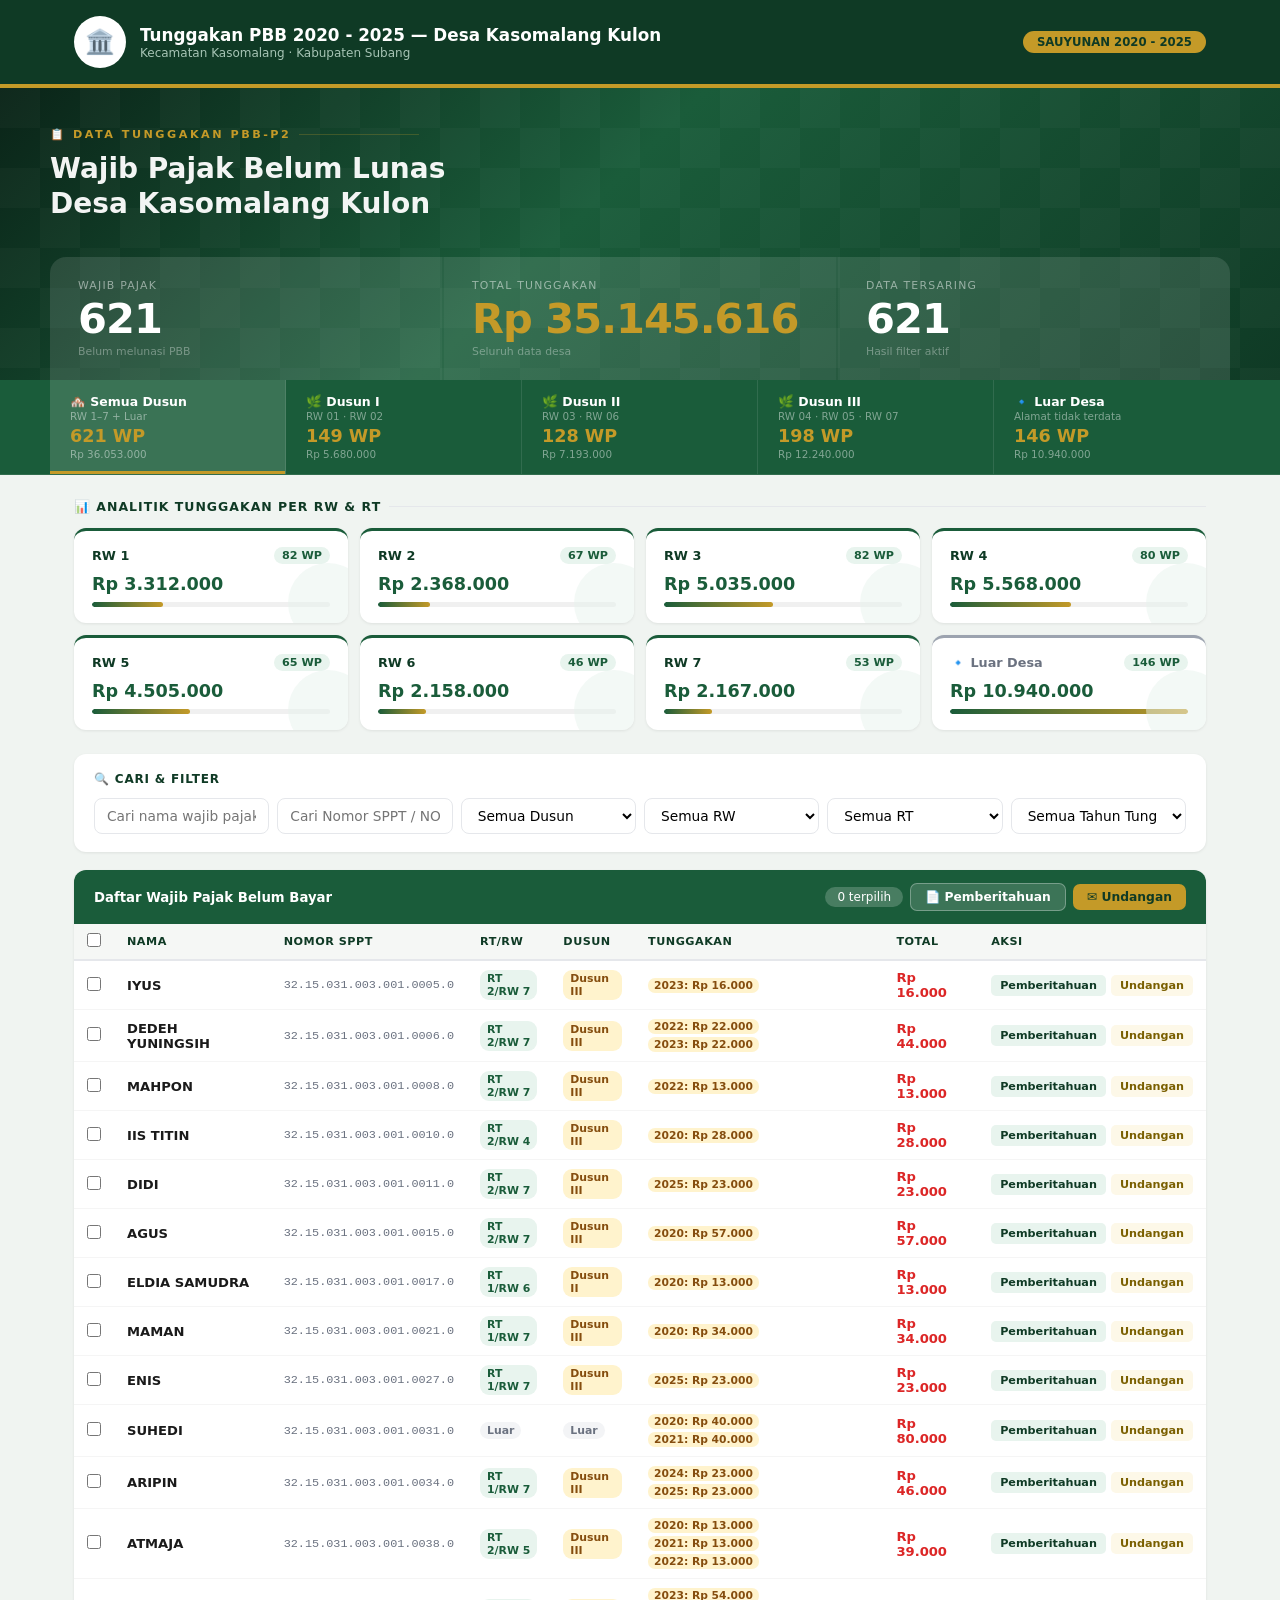
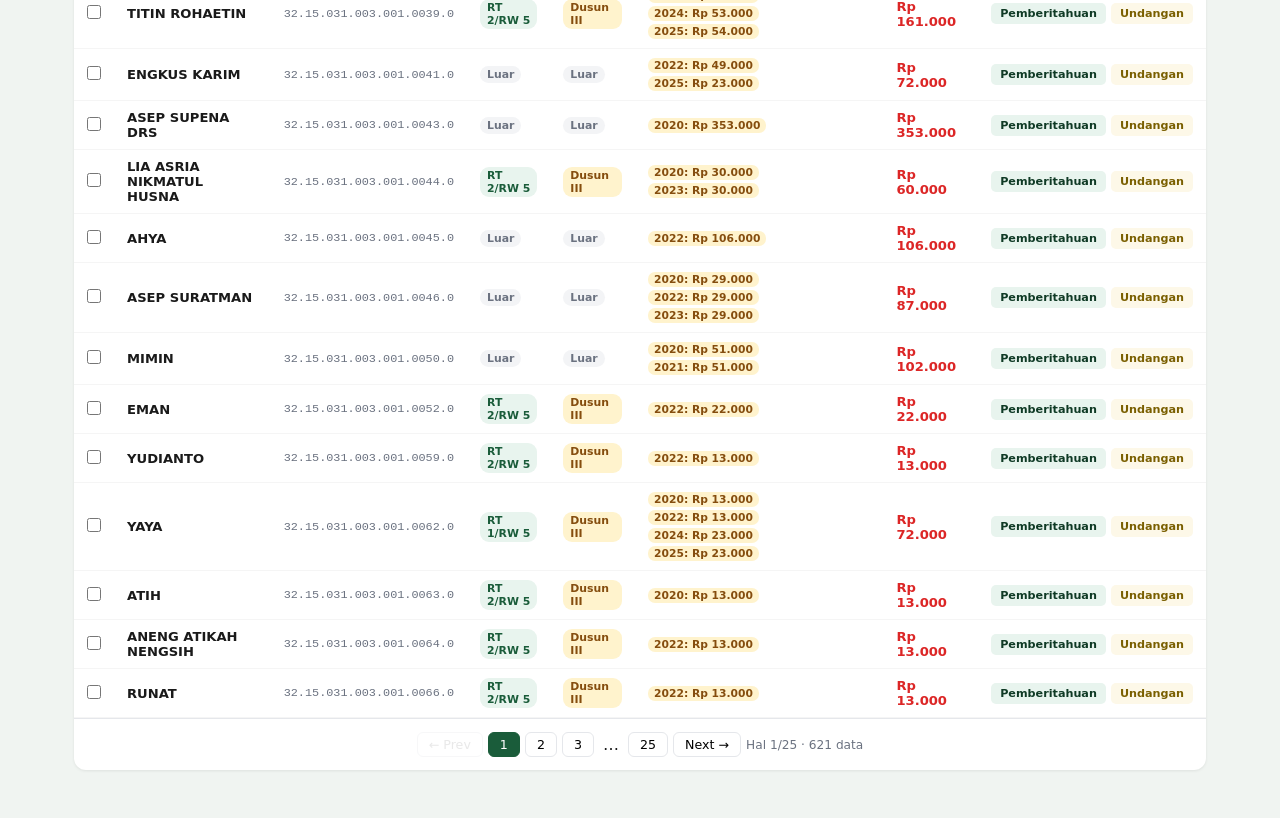
<file: index2.html>
<!DOCTYPE html>
<html lang="id">
<head>
<meta charset="UTF-8">
<meta name="viewport" content="width=device-width, initial-scale=1.0">
<title>Tunggakan PBB 2020 - 2025 — Desa Kasomalang Kulon</title>
<style>
*,*::before,*::after{box-sizing:border-box;margin:0;padding:0}
:root{
  --h:#0f3a25;--h2:#1a5c3a;--hm:#e8f4ee;
  --g:#c49a28;--gm:#fdf8e8;
  --r:#dc2626;--b:#1d4ed8;
  --tx:#1a1a1a;--ab:#6b7280;--br:#e5e7eb;
  --bg:#f0f4f1;
  --s1:0 1px 3px rgba(0,0,0,.08);
  --s2:0 4px 16px rgba(0,0,0,.12);
  --s3:0 20px 60px rgba(0,0,0,.25);
}
body{font-family:'Segoe UI',system-ui,sans-serif;background:var(--bg);color:var(--tx);min-height:100vh}

/* ===== HEADER ===== */
header{background:var(--h);color:#fff;border-bottom:4px solid var(--g)}
.hd{max-width:1180px;margin:0 auto;padding:16px 24px;display:flex;align-items:center;gap:14px}
.hd-logo{width:52px;height:52px;background:#fff;border-radius:50%;display:flex;align-items:center;justify-content:center;font-size:24px;flex-shrink:0}
.hd-text h1{font-size:1.05rem;font-weight:700}
.hd-text p{font-size:.75rem;color:#a7c4b5;margin-top:1px}
.hd-badge{margin-left:auto;background:var(--g);color:var(--h);padding:4px 14px;border-radius:20px;font-size:.73rem;font-weight:800;white-space:nowrap}

/* ===== HERO ===== */
.hero{
  background:linear-gradient(135deg,#0a2418 0%,#1a5c3a 45%,#0f3a25 100%);
  color:#fff;padding:40px 24px 0;position:relative;overflow:hidden
}
.hero::before{
  content:'';position:absolute;inset:0;
  background:url("data:image/svg+xml,%3Csvg width='80' height='80' viewBox='0 0 80 80' xmlns='http://www.w3.org/2000/svg'%3E%3Cg fill='%23ffffff' fill-opacity='0.025'%3E%3Cpath d='M0 0h40v40H0zm40 40h40v40H40z'/%3E%3C/g%3E%3C/svg%3E");
}
.hero-inner{max-width:1180px;margin:0 auto;position:relative}
.hero-eyebrow{font-size:.7rem;font-weight:700;letter-spacing:2.5px;text-transform:uppercase;color:var(--g);margin-bottom:10px;display:flex;align-items:center;gap:8px}
.hero-eyebrow::after{content:'';flex:1;height:1px;background:rgba(196,154,40,.25);max-width:120px}
.hero-title{font-size:clamp(1.2rem,2.5vw,1.75rem);font-weight:800;line-height:1.25;margin-bottom:36px;opacity:.95}

/* Big metric cards */
.hero-metrics{display:grid;grid-template-columns:repeat(3,1fr);gap:2px;background:rgba(255,255,255,.08);border-radius:16px 16px 0 0;overflow:hidden}
.hm-card{padding:22px 28px;background:rgba(255,255,255,.04);transition:background .2s;cursor:default}
.hm-card:hover{background:rgba(255,255,255,.09)}
.hm-label{font-size:.68rem;text-transform:uppercase;letter-spacing:1.2px;color:rgba(255,255,255,.5);margin-bottom:6px}
.hm-val{font-size:clamp(1.6rem,3.5vw,2.6rem);font-weight:900;line-height:1;letter-spacing:-1px;color:#fff;font-variant-numeric:tabular-nums}
.hm-val.gold{color:var(--g)}
.hm-sub{font-size:.68rem;color:rgba(255,255,255,.35);margin-top:5px}
@keyframes fadeUp{from{opacity:0;transform:translateY(6px)}to{opacity:1;transform:translateY(0)}}
.hm-val{animation:fadeUp .4s ease both}

/* ===== DUSUN TABS ===== */
.dusun-strip{background:var(--h2);border-bottom:1px solid rgba(255,255,255,.1)}
.dusun-inner{max-width:1180px;margin:0 auto;display:grid;grid-template-columns:repeat(5,1fr)}
.dcard{
  padding:14px 20px;cursor:pointer;transition:background .15s;
  border-right:1px solid rgba(255,255,255,.1);position:relative
}
.dcard:last-child{border-right:none}
.dcard:hover{background:rgba(255,255,255,.07)}
.dcard.on{background:rgba(255,255,255,.14)}
.dcard.on::after{content:'';position:absolute;bottom:0;left:0;right:0;height:3px;background:var(--g)}
.dcard-name{font-size:.78rem;font-weight:700;color:#fff}
.dcard-rw{font-size:.65rem;color:rgba(255,255,255,.45);margin-top:1px}
.dcard-n{font-size:1.1rem;font-weight:800;color:var(--g);margin-top:6px;line-height:1}
.dcard-rp{font-size:.65rem;color:rgba(255,255,255,.45);margin-top:3px}

/* ===== MAIN ===== */
main{max-width:1180px;margin:0 auto;padding:24px}

/* ===== ANALYTICS SECTION ===== */
.analytics{margin-bottom:24px}
.analytics-title{font-size:.78rem;font-weight:700;text-transform:uppercase;letter-spacing:1px;color:var(--h);margin-bottom:14px;display:flex;align-items:center;gap:8px}
.analytics-title::after{content:'';flex:1;height:1px;background:var(--br)}

/* RW cards grid */
.rw-grid{display:grid;grid-template-columns:repeat(auto-fill,minmax(220px,1fr));gap:12px;margin-bottom:20px}
.rw-card{
  background:#fff;border-radius:12px;padding:16px 18px;
  box-shadow:var(--s1);border-top:3px solid var(--h2);
  cursor:pointer;transition:all .2s;position:relative;overflow:hidden
}
.rw-card::before{
  content:'';position:absolute;right:-20px;bottom:-20px;
  width:80px;height:80px;border-radius:50%;
  background:var(--hm);opacity:.5
}
.rw-card:hover{box-shadow:var(--s2);transform:translateY(-2px)}
.rw-card.luar{border-top-color:#9ca3af}
.rw-card-head{display:flex;align-items:center;justify-content:space-between;margin-bottom:10px}
.rw-card-label{font-size:.8rem;font-weight:800;color:var(--h)}
.rw-card-label.luar{color:#6b7280}
.rw-card-wp{font-size:.7rem;background:var(--hm);color:var(--h2);padding:2px 8px;border-radius:10px;font-weight:700}
.rw-card-rp{font-size:1.1rem;font-weight:800;color:var(--h2);margin-bottom:8px;position:relative}
.rw-card-bar-bg{height:5px;background:#f0f0f0;border-radius:10px;overflow:hidden}
.rw-card-bar{height:100%;border-radius:10px;background:linear-gradient(90deg,var(--h2),var(--g));transition:width .6s cubic-bezier(.4,0,.2,1)}

/* RT breakdown inside RW (expand) */
.rt-accordion{display:none;margin-top:12px;padding-top:12px;border-top:1px solid var(--br)}
.rt-accordion.open{display:block}
.rt-row{display:flex;align-items:center;gap:8px;margin-bottom:7px}
.rt-label{font-size:.72rem;font-weight:700;color:var(--ab);width:52px;flex-shrink:0}
.rt-bar-wrap{flex:1;height:6px;background:#f0f0f0;border-radius:10px;overflow:hidden}
.rt-bar{height:100%;border-radius:10px;background:var(--g);transition:width .5s ease}
.rt-rp{font-size:.7rem;color:var(--h);font-weight:700;white-space:nowrap;width:80px;text-align:right}
.rt-wp{font-size:.65rem;color:var(--ab);white-space:nowrap}

/* ===== FILTER ===== */
.panel-cari{background:#fff;border-radius:12px;padding:18px 20px;margin-bottom:18px;box-shadow:var(--s1)}
.panel-cari h2{font-size:.75rem;font-weight:700;color:var(--h);text-transform:uppercase;letter-spacing:.8px;margin-bottom:12px}
.filter-row{display:flex;gap:8px;flex-wrap:wrap}
.filter-row input,.filter-row select{
  flex:1;min-width:130px;padding:8px 12px;
  border:1.5px solid var(--br);border-radius:8px;
  font-size:.86rem;font-family:inherit;outline:none;background:#fff
}
.filter-row input:focus,.filter-row select:focus{border-color:var(--h2)}
.filter-active{display:flex;align-items:center;gap:6px;flex-wrap:wrap;margin-top:10px;font-size:.75rem;color:var(--ab)}
.ftag{display:inline-flex;align-items:center;gap:5px;background:var(--h2);color:#fff;padding:3px 10px;border-radius:12px;font-size:.73rem;font-weight:600;cursor:pointer}
.ftag:hover{background:var(--h)}

/* ===== TABLE ===== */
.panel-tabel{background:#fff;border-radius:12px;overflow:hidden;box-shadow:var(--s1);margin-bottom:24px}
.th-bar{background:var(--h2);color:#fff;padding:13px 20px;display:flex;align-items:center;justify-content:space-between;flex-wrap:wrap;gap:8px}
.th-bar-left{font-size:.83rem;font-weight:700}
.th-actions{display:flex;gap:7px;align-items:center;flex-wrap:wrap}
.sel-badge{background:rgba(255,255,255,.2);padding:3px 12px;border-radius:12px;font-size:.75rem}
.btn-batch{border:none;padding:6px 14px;border-radius:7px;font-size:.77rem;font-weight:700;cursor:pointer;transition:all .15s;font-family:inherit}
.btn-batch.pb{background:rgba(255,255,255,.15);color:#fff;border:1px solid rgba(255,255,255,.3)}
.btn-batch.und{background:var(--g);color:var(--h)}
.btn-batch:hover{opacity:.85}
.tbl-wrap{overflow-x:auto}
table{width:100%;border-collapse:collapse;font-size:.82rem}
thead th{background:#f5f7f5;padding:9px 13px;text-align:left;font-weight:700;color:var(--h);font-size:.7rem;text-transform:uppercase;letter-spacing:.5px;border-bottom:2px solid var(--br);white-space:nowrap}
thead th:first-child{width:38px;text-align:center}
tbody tr{border-bottom:1px solid #f5f5f5;transition:background .1s;cursor:pointer}
tbody tr:hover{background:var(--hm)}
tbody tr.on{background:#dff0e8}
td{padding:9px 13px;vertical-align:middle}
td:first-child{text-align:center}
td.nm{font-weight:600}
td.nop{font-family:monospace;font-size:.74rem;color:var(--ab)}
td.tot{font-weight:700;color:var(--r)}
.bdg{display:inline-block;padding:2px 7px;border-radius:9px;font-size:.68rem;font-weight:700}
.bdg-rt{background:var(--hm);color:var(--h2)}
.bdg-ds{background:#fff3cd;color:#854d0e}
.bdg-luar{background:#f3f4f6;color:#6b7280}
.yrtags{display:flex;gap:3px;flex-wrap:wrap}
.ytag{background:#fff3cd;color:#854d0e;padding:1px 6px;border-radius:7px;font-size:.67rem;font-weight:600}
.abtns{display:flex;gap:5px;white-space:nowrap}
.btn-pb,.btn-und{border:none;padding:4px 9px;border-radius:5px;font-size:.7rem;font-weight:600;cursor:pointer;transition:all .15s;font-family:inherit}
.btn-pb{background:var(--hm);color:var(--h)}
.btn-pb:hover{background:var(--h2);color:#fff}
.btn-und{background:var(--gm);color:#7a5f00}
.btn-und:hover{background:var(--g);color:var(--h)}

/* PAGINATION */
.pg{display:flex;align-items:center;justify-content:center;gap:5px;padding:13px;border-top:1px solid var(--br);flex-wrap:wrap}
.pg button{background:#fff;border:1.5px solid var(--br);padding:4px 11px;border-radius:6px;cursor:pointer;font-size:.79rem;transition:all .15s;font-family:inherit}
.pg button:hover:not(:disabled){border-color:var(--h2);color:var(--h2)}
.pg button:disabled{opacity:.3;cursor:not-allowed}
.pg button.on{background:var(--h2);color:#fff;border-color:var(--h2)}
.pg-info{font-size:.76rem;color:var(--ab)}
.empty{text-align:center;padding:48px;color:var(--ab);font-size:.9rem}

input[type=checkbox]{width:14px;height:14px;cursor:pointer;accent-color:var(--h2)}

/* ===== OVERLAY / MODAL ===== */
.overlay{display:none;position:fixed;inset:0;background:rgba(0,0,0,.6);z-index:300;padding:16px;overflow-y:auto}
.overlay.on{display:flex;align-items:flex-start;justify-content:center}
.modal{
  background:#fff;border-radius:16px;width:100%;max-width:1020px;
  box-shadow:var(--s3);display:flex;flex-direction:column;
  max-height:calc(100vh - 32px);margin:auto;overflow:hidden
}
.mhd{
  padding:15px 22px;display:flex;align-items:center;justify-content:space-between;flex-shrink:0
}
.mhd.pb{background:var(--h)}
.mhd.und{background:#6b3a00}
.mhd h3{color:#fff;font-size:.92rem;font-weight:700}
.mhd button{background:none;border:none;color:rgba(255,255,255,.7);font-size:1.5rem;cursor:pointer;line-height:1}
.mhd button:hover{color:#fff}
.m2col{display:grid;grid-template-columns:300px 1fr;flex:1;overflow:hidden;min-height:0}
.mform{padding:18px;border-right:1px solid var(--br);overflow-y:auto;display:flex;flex-direction:column;gap:13px}
.mprev{display:flex;flex-direction:column;background:#eef1ee;overflow:hidden}
.prev-top{padding:8px 14px;background:#e2e6e2;border-bottom:1px solid #ccc;font-size:.68rem;font-weight:700;color:#666;text-transform:uppercase;letter-spacing:.7px;flex-shrink:0}
.prev-body{flex:1;overflow-y:auto;padding:16px}
.kertas{
  background:#fff;box-shadow:0 2px 12px rgba(0,0,0,.13);border-radius:3px;
  padding:30px 34px;font-family:'Times New Roman',serif;font-size:10.5pt;
  line-height:1.6;color:#111;min-height:500px
}
.kertas .kop{text-align:center;border-bottom:3px double #111;padding-bottom:8px;margin-bottom:13px}
.kertas .kop-n{font-size:13pt;font-weight:bold;text-transform:uppercase}
.kertas .kop-s{font-size:10pt}
.kertas .judul{text-align:center;font-size:12pt;font-weight:bold;text-decoration:underline;text-transform:uppercase;margin:11px 0 3px}
.kertas .nomor{text-align:center;font-size:10pt;margin-bottom:14px}
.kertas .tid{border-collapse:collapse;margin-bottom:12px}
.kertas .tid td{padding:2px 0;font-size:10.5pt;vertical-align:top}
.kertas .tid td:nth-child(2){padding:0 7px}
.kertas .par{margin-bottom:9px;font-size:10.5pt;text-align:justify}
.kertas .nom{text-align:center;font-size:13pt;font-weight:bold;margin:9px 0 4px}
.kertas .nomk{text-align:center;font-size:9pt;color:#444;margin-bottom:10px}
.kertas .ttd{display:flex;justify-content:flex-end;margin-top:18px}
.kertas .ttd-box{text-align:center;min-width:190px}
.kertas .ttd-jab{font-weight:bold}
.kertas .ttd-sp{height:56px}
.kertas .ttd-nm{font-weight:bold;text-decoration:underline}

/* form */
.fg{display:flex;flex-direction:column;gap:4px}
.fg label{font-size:.72rem;font-weight:700;color:var(--h);text-transform:uppercase;letter-spacing:.5px}
.fg input{padding:7px 11px;border:1.5px solid var(--br);border-radius:7px;font-size:.86rem;font-family:inherit;outline:none}
.fg input:focus{border-color:var(--h2)}
.iwb{background:var(--hm);border-radius:8px;padding:11px 13px;font-size:.8rem;line-height:1.6;border-left:3px solid var(--h2)}
.iwb strong{color:var(--h);font-size:.87rem}
.chips{display:flex;flex-wrap:wrap;gap:3px;margin-top:5px}
.chip{background:#fff3cd;color:#7a5c00;padding:2px 8px;border-radius:7px;font-size:.72rem;font-weight:600}
.chip.tot{background:#fee2e2;color:#991b1b}
.mft{padding:12px 20px;background:#f8f8f8;border-top:1px solid var(--br);display:flex;gap:8px;justify-content:flex-end;flex-shrink:0}
.btn-cancel{background:#eee;border:none;padding:8px 16px;border-radius:7px;cursor:pointer;font-size:.85rem;font-family:inherit}
.btn-print{background:var(--h2);color:#fff;border:none;padding:8px 18px;border-radius:7px;cursor:pointer;font-size:.85rem;font-weight:700;font-family:inherit}
.btn-print:hover{background:var(--h)}

/* PRINT */
#pa{display:none}
@media print{
  body>*{display:none!important}
  #pa{display:block!important}
  @page{margin:2cm;size:A4 portrait}
  .sc{font-family:'Times New Roman',serif;font-size:12pt;line-height:1.65;page-break-after:always}
  .sc:last-child{page-break-after:avoid}
  .sc .kop{text-align:center;border-bottom:3px double #000;padding-bottom:10px;margin-bottom:16px}
  .sc .kop-n{font-size:14pt;font-weight:bold;text-transform:uppercase}
  .sc .kop-s{font-size:11pt}
  .sc .judul{text-align:center;font-size:13pt;font-weight:bold;text-decoration:underline;text-transform:uppercase;margin:12px 0 4px}
  .sc .nomor{text-align:center;font-size:11pt;margin-bottom:18px}
  .sc .tid{border-collapse:collapse}
  .sc .tid td{padding:2px 0;font-size:11pt;vertical-align:top}
  .sc .tid td:nth-child(2){padding:0 8px}
  .sc .par{margin-bottom:11pt;font-size:11pt;text-align:justify}
  .sc .nom{text-align:center;font-size:13pt;font-weight:bold;margin:11pt 0 4pt}
  .sc .nomk{text-align:center;font-size:10pt;color:#333;margin-bottom:13pt}
  .sc .ttd{display:flex;justify-content:flex-end;margin-top:24pt}
  .sc .ttd-box{text-align:center;min-width:210px}
  .sc .ttd-jab{font-weight:bold}
  .sc .ttd-sp{height:68pt}
  .sc .ttd-nm{font-weight:bold;text-decoration:underline}
}

@media(max-width:800px){
  .hero-metrics,.dusun-inner{grid-template-columns:1fr 1fr}
  .m2col{grid-template-columns:1fr}
  .mform{border-right:none;border-bottom:1px solid var(--br);max-height:45vh}
  .mprev{max-height:50vh}
  .dcard:nth-child(3n){border-right:none}
  .dcard:nth-child(3),.dcard:nth-child(4){border-top:1px solid rgba(255,255,255,.1)}
}
@media(max-width:520px){
  .hero-metrics{grid-template-columns:1fr}
  .dusun-inner{grid-template-columns:1fr 1fr}
  .rw-grid{grid-template-columns:1fr 1fr}
}
</style>
</head>
<body>

<header>
<div class="hd">
  <div class="hd-logo">🏛️</div>
  <div class="hd-text">
    <h1>Tunggakan PBB 2020 - 2025 — Desa Kasomalang Kulon</h1>
    <p>Kecamatan Kasomalang · Kabupaten Subang</p>
  </div>
  <div class="hd-badge">SAUYUNAN 2020 - 2025</div>
</div>
</header>

<section class="hero">
<div class="hero-inner">
  <div class="hero-eyebrow">📋 Data Tunggakan PBB-P2</div>
  <div class="hero-title">Wajib Pajak Belum Lunas<br>Desa Kasomalang Kulon</div>
  <div class="hero-metrics">
    <div class="hm-card">
      <div class="hm-label">Wajib Pajak</div>
      <div class="hm-val" id="h-wp">0</div>
      <div class="hm-sub" id="h-wp-sub">Belum melunasi PBB</div>
    </div>
    <div class="hm-card">
      <div class="hm-label">Total Tunggakan</div>
      <div class="hm-val gold" id="h-rp">Rp 0</div>
      <div class="hm-sub" id="h-rp-sub">Seluruh data desa</div>
    </div>
    <div class="hm-card">
      <div class="hm-label">Data Tersaring</div>
      <div class="hm-val" id="h-fil">0</div>
      <div class="hm-sub">Hasil filter aktif</div>
    </div>
  </div>
</div>
</section>

<div class="dusun-strip">
<div class="dusun-inner">
  <div class="dcard on" id="dc-0" onclick="setDusun(0)">
    <div class="dcard-name">🏘️ Semua Dusun</div>
    <div class="dcard-rw">RW 1–7 + Luar</div>
    <div class="dcard-n" id="dn-0">—</div>
    <div class="dcard-rp" id="dr-0">—</div>
  </div>
  <div class="dcard" id="dc-1" onclick="setDusun(1)">
    <div class="dcard-name">🌿 Dusun I</div>
    <div class="dcard-rw">RW 01 · RW 02</div>
    <div class="dcard-n" id="dn-1">—</div>
    <div class="dcard-rp" id="dr-1">—</div>
  </div>
  <div class="dcard" id="dc-2" onclick="setDusun(2)">
    <div class="dcard-name">🌿 Dusun II</div>
    <div class="dcard-rw">RW 03 · RW 06</div>
    <div class="dcard-n" id="dn-2">—</div>
    <div class="dcard-rp" id="dr-2">—</div>
  </div>
  <div class="dcard" id="dc-3" onclick="setDusun(3)">
    <div class="dcard-name">🌿 Dusun III</div>
    <div class="dcard-rw">RW 04 · RW 05 · RW 07</div>
    <div class="dcard-n" id="dn-3">—</div>
    <div class="dcard-rp" id="dr-3">—</div>
  </div>
  <div class="dcard" id="dc-luar" onclick="setDusun('luar')">
    <div class="dcard-name">🔹 Luar Desa</div>
    <div class="dcard-rw">Alamat tidak terdata</div>
    <div class="dcard-n" id="dn-luar">—</div>
    <div class="dcard-rp" id="dr-luar">—</div>
  </div>
</div>
</div>

<main>

<!-- ANALYTICS -->
<div class="analytics" id="analytics-section">
  <div class="analytics-title">📊 Analitik Tunggakan per RW &amp; RT</div>
  <div class="rw-grid" id="rw-grid"></div>
</div>

<!-- FILTER -->
<div class="panel-cari">
  <h2>🔍 Cari &amp; Filter</h2>
  <div class="filter-row">
    <input type="text" id="f-nama" placeholder="Cari nama wajib pajak…" oninput="applyFilter()">
    <input type="text" id="f-nop"  placeholder="Cari Nomor SPPT / NOP…" oninput="applyFilter()">
    <select id="f-dusun" onchange="onDusunSel()">
      <option value="">Semua Dusun</option>
      <option value="1">Dusun I (RW 01,02)</option>
      <option value="2">Dusun II (RW 03,06)</option>
      <option value="3">Dusun III (RW 04,05,07)</option>
    </select>
    <select id="f-rw" onchange="onRwSel()">
      <option value="">Semua RW</option>
    </select>
    <select id="f-rt" onchange="applyFilter()">
      <option value="">Semua RT</option>
    </select>
    <select id="f-tahun" onchange="applyFilter()">
      <option value="">Semua Tahun Tunggakan</option>
      <option value="2020">Tunggakan 2020</option>
      <option value="2021">Tunggakan 2021</option>
      <option value="2022">Tunggakan 2022</option>
      <option value="2023">Tunggakan 2023</option>
      <option value="2024">Tunggakan 2024</option>
      <option value="2025">Tunggakan 2025</option>
    </select>
  </div>
  <div class="filter-active" id="f-active" style="display:none"></div>
</div>

<!-- TABLE -->
<div class="panel-tabel">
  <div class="th-bar">
    <span class="th-bar-left">Daftar Wajib Pajak Belum Bayar</span>
    <div class="th-actions">
      <span class="sel-badge" id="sel-badge">0 terpilih</span>
      <button class="btn-batch pb" onclick="cetakBatch('pb')">📄 Pemberitahuan</button>
      <button class="btn-batch und" onclick="cetakBatch('und')">✉️ Undangan</button>
    </div>
  </div>
  <div class="tbl-wrap">
    <table>
      <thead>
        <tr>
          <th><input type="checkbox" id="cb-all" onchange="pilihSemua(this)"></th>
          <th>Nama</th><th>Nomor SPPT</th><th>RT/RW</th><th>Dusun</th>
          <th>Tunggakan</th><th>Total</th><th>Aksi</th>
        </tr>
      </thead>
      <tbody id="tbody"></tbody>
    </table>
  </div>
  <div id="empty" class="empty" style="display:none">🔎 Tidak ada data yang sesuai</div>
  <div class="pg" id="pg"></div>
</div>

</main>

<!-- MODAL PB -->
<div class="overlay" id="ov-pb">
<div class="modal">
  <div class="mhd pb">
    <h3>📄 Surat Pemberitahuan PBB-P2</h3>
    <button onclick="closeModal('pb')">×</button>
  </div>
  <div class="m2col">
    <div class="mform">
      <div class="iwb" id="iw-pb"></div>
      <div class="fg"><label>Nomor Surat</label><input id="pb-no" value="001" oninput="rerender('pb')"></div>
      <div class="fg"><label>Alamat Wajib Pajak</label><input id="pb-al" oninput="rerender('pb')"></div>
    </div>
    <div class="mprev">
      <div class="prev-top">👁 Preview Surat</div>
      <div class="prev-body"><div class="kertas" id="prev-pb"></div></div>
    </div>
  </div>
  <div class="mft">
    <button class="btn-cancel" onclick="closeModal('pb')">Batal</button>
    <button class="btn-print" onclick="doprint('pb')">🖨️ Cetak</button>
  </div>
</div>
</div>

<!-- MODAL UND -->
<div class="overlay" id="ov-und">
<div class="modal">
  <div class="mhd und">
    <h3>✉️ Surat Undangan PBB-P2</h3>
    <button onclick="closeModal('und')">×</button>
  </div>
  <div class="m2col">
    <div class="mform">
      <div class="iwb" id="iw-und"></div>
      <div class="fg"><label>Nomor Surat</label><input id="und-no" value="001" oninput="rerender('und')"></div>
      <div class="fg"><label>Alamat Wajib Pajak</label><input id="und-al" oninput="rerender('und')"></div>
      <div class="fg"><label>Hari / Tanggal</label><input id="und-hr" placeholder="Senin, 16 Juni 2025" oninput="rerender('und')"></div>
      <div class="fg"><label>Waktu</label><input id="und-wk" value="09.00 WIB" oninput="rerender('und')"></div>
    </div>
    <div class="mprev">
      <div class="prev-top">👁 Preview Surat</div>
      <div class="prev-body"><div class="kertas" id="prev-und"></div></div>
    </div>
  </div>
  <div class="mft">
    <button class="btn-cancel" onclick="closeModal('und')">Batal</button>
    <button class="btn-print" onclick="doprint('und')">🖨️ Cetak</button>
  </div>
</div>
</div>

<div id="pa"></div>

<script>
const PBB_DATA = [{"nama":"IYUS","rt":"2","rw":"7","nop":"32.15.031.003.001.0005.0","wp":23000,"tunggakan":{"2023":16000},"total":16000},{"nama":"DEDEH YUNINGSIH","rt":"2","rw":"7","nop":"32.15.031.003.001.0006.0","wp":31000,"tunggakan":{"2022":22000,"2023":22000},"total":44000},{"nama":"MAHPON","rt":"2","rw":"7","nop":"32.15.031.003.001.0008.0","wp":188000,"tunggakan":{"2022":13000},"total":13000},{"nama":"IIS TITIN","rt":"2","rw":"4","nop":"32.15.031.003.001.0010.0","wp":24000,"tunggakan":{"2020":28000},"total":28000},{"nama":"DIDI","rt":"2","rw":"7","nop":"32.15.031.003.001.0011.0","wp":23000,"tunggakan":{"2025":23000},"total":23000},{"nama":"AGUS","rt":"2","rw":"7","nop":"32.15.031.003.001.0015.0","wp":58000,"tunggakan":{"2020":57000},"total":57000},{"nama":"ELDIA SAMUDRA","rt":"1","rw":"6","nop":"32.15.031.003.001.0017.0","wp":23000,"tunggakan":{"2020":13000},"total":13000},{"nama":"MAMAN","rt":"1","rw":"7","nop":"32.15.031.003.001.0021.0","wp":33000,"tunggakan":{"2020":34000},"total":34000},{"nama":"ENIS","rt":"1","rw":"7","nop":"32.15.031.003.001.0027.0","wp":23000,"tunggakan":{"2025":23000},"total":23000},{"nama":"SUHEDI","rt":"luar","rw":"luar","nop":"32.15.031.003.001.0031.0","wp":42000,"tunggakan":{"2020":40000,"2021":40000},"total":80000},{"nama":"ARIPIN","rt":"1","rw":"7","nop":"32.15.031.003.001.0034.0","wp":23000,"tunggakan":{"2024":23000,"2025":23000},"total":46000},{"nama":"ATMAJA","rt":"2","rw":"5","nop":"32.15.031.003.001.0038.0","wp":23000,"tunggakan":{"2020":13000,"2021":13000,"2022":13000},"total":39000},{"nama":"TITIN ROHAETIN","rt":"2","rw":"5","nop":"32.15.031.003.001.0039.0","wp":54000,"tunggakan":{"2023":54000,"2024":53000,"2025":54000},"total":161000},{"nama":"ENGKUS KARIM","rt":"luar","rw":"luar","nop":"32.15.031.003.001.0041.0","wp":23000,"tunggakan":{"2022":49000,"2025":23000},"total":72000},{"nama":"ASEP SUPENA DRS","rt":"luar","rw":"luar","nop":"32.15.031.003.001.0043.0","wp":432000,"tunggakan":{"2020":353000},"total":353000},{"nama":"LIA ASRIA NIKMATUL HUSNA","rt":"2","rw":"5","nop":"32.15.031.003.001.0044.0","wp":23000,"tunggakan":{"2020":30000,"2023":30000},"total":60000},{"nama":"AHYA","rt":"luar","rw":"luar","nop":"32.15.031.003.001.0045.0","wp":120000,"tunggakan":{"2022":106000},"total":106000},{"nama":"ASEP SURATMAN","rt":"luar","rw":"luar","nop":"32.15.031.003.001.0046.0","wp":25000,"tunggakan":{"2020":29000,"2022":29000,"2023":29000},"total":87000},{"nama":"MIMIN","rt":"luar","rw":"luar","nop":"32.15.031.003.001.0050.0","wp":52000,"tunggakan":{"2020":51000,"2021":51000},"total":102000},{"nama":"EMAN","rt":"2","rw":"5","nop":"32.15.031.003.001.0052.0","wp":30000,"tunggakan":{"2022":22000},"total":22000},{"nama":"YUDIANTO","rt":"2","rw":"5","nop":"32.15.031.003.001.0059.0","wp":23000,"tunggakan":{"2022":13000},"total":13000},{"nama":"YAYA","rt":"1","rw":"5","nop":"32.15.031.003.001.0062.0","wp":23000,"tunggakan":{"2020":13000,"2022":13000,"2024":23000,"2025":23000},"total":72000},{"nama":"ATIH","rt":"2","rw":"5","nop":"32.15.031.003.001.0063.0","wp":23000,"tunggakan":{"2020":13000},"total":13000},{"nama":"ANENG ATIKAH NENGSIH","rt":"2","rw":"5","nop":"32.15.031.003.001.0064.0","wp":23000,"tunggakan":{"2022":13000},"total":13000},{"nama":"RUNAT","rt":"2","rw":"5","nop":"32.15.031.003.001.0066.0","wp":23000,"tunggakan":{"2022":13000},"total":13000},{"nama":"YULIYANI SOFIA","rt":"1","rw":"5","nop":"32.15.031.003.001.0069.0","wp":37000,"tunggakan":{"2023":27000},"total":27000},{"nama":"ATANG","rt":"2","rw":"5","nop":"32.15.031.003.001.0070.0","wp":23000,"tunggakan":{"2022":13000},"total":13000},{"nama":"EUIS SARWATI","rt":"2","rw":"5","nop":"32.15.031.003.001.0075.0","wp":60000,"tunggakan":{"2020":48000},"total":48000},{"nama":"YAYAN","rt":"luar","rw":"luar","nop":"32.15.031.003.001.0076.0","wp":92000,"tunggakan":{"2020":73000,"2021":73000,"2023":73000,"2024":91000},"total":310000},{"nama":"ENUNG SUHARTINI","rt":"1","rw":"5","nop":"32.15.031.003.001.0083.0","wp":23000,"tunggakan":{"2022":13000},"total":13000},{"nama":"H.UDIN SOBARUDIN","rt":"1","rw":"5","nop":"32.15.031.003.001.0086.0","wp":46000,"tunggakan":{"2025":46000},"total":46000},{"nama":"ENUNG SUHARTINI","rt":"1","rw":"5","nop":"32.15.031.003.001.0087.0","wp":25000,"tunggakan":{"2020":29000},"total":29000},{"nama":"TATA","rt":"1","rw":"5","nop":"32.15.031.003.001.0089.0","wp":58000,"tunggakan":{"2022":46000},"total":46000},{"nama":"SUHENDI","rt":"1","rw":"5","nop":"32.15.031.003.001.0092.0","wp":33000,"tunggakan":{"2022":24000,"2025":33000},"total":57000},{"nama":"ENTIN","rt":"1","rw":"5","nop":"32.15.031.003.001.0093.0","wp":31000,"tunggakan":{"2023":23000},"total":23000},{"nama":"NANA C","rt":"1","rw":"5","nop":"32.15.031.003.001.0094.0","wp":23000,"tunggakan":{"2020":13000},"total":13000},{"nama":"NURLAELAH","rt":"1","rw":"5","nop":"32.15.031.003.001.0095.0","wp":56000,"tunggakan":{"2022":45000,"2023":45000},"total":90000},{"nama":"LILIS YULIANI","rt":"1","rw":"5","nop":"32.15.031.003.001.0096.0","wp":52000,"tunggakan":{"2022":42000},"total":42000},{"nama":"NURLAELAH","rt":"1","rw":"5","nop":"32.15.031.003.001.0098.0","wp":23000,"tunggakan":{"2022":13000},"total":13000},{"nama":"HIDAYAT","rt":"1","rw":"5","nop":"32.15.031.003.001.0101.0","wp":41000,"tunggakan":{"2024":40000},"total":40000},{"nama":"NENDEN HERLINA","rt":"1","rw":"5","nop":"32.15.031.003.001.0103.0","wp":392000,"tunggakan":{"2022":322000,"2023":322000},"total":644000},{"nama":"LILIS SUSILAWATI","rt":"luar","rw":"luar","nop":"32.15.031.003.001.0108.0","wp":46000,"tunggakan":{"2020":43000,"2024":45000},"total":88000},{"nama":"ILIN SUHERLIN H","rt":"luar","rw":"luar","nop":"32.15.031.003.001.0123.0","wp":23000,"tunggakan":{"2021":24000,"2023":24000,"2024":23000,"2025":23000},"total":94000},{"nama":"EEN SUHAENI","rt":"luar","rw":"luar","nop":"32.15.031.003.001.0131.0","wp":59000,"tunggakan":{"2021":47000},"total":47000},{"nama":"SURIP H","rt":"4","rw":"4","nop":"32.15.031.003.001.0144.0","wp":137000,"tunggakan":{"2020":120000,"2022":120000,"2023":120000},"total":360000},{"nama":"DETI SUSILAWATI","rt":"4","rw":"4","nop":"32.15.031.003.001.0153.0","wp":84000,"tunggakan":{"2020":67000,"2023":67000},"total":134000},{"nama":"CIPTA NINGSIH","rt":"4","rw":"4","nop":"32.15.031.003.001.0154.0","wp":84000,"tunggakan":{"2024":84000},"total":84000},{"nama":"UBIK HARYANTO","rt":"luar","rw":"luar","nop":"32.15.031.003.001.0155.0","wp":43000,"tunggakan":{"2020":37000,"2021":37000},"total":74000},{"nama":"LALAN ENDARLAN","rt":"4","rw":"4","nop":"32.15.031.003.001.0160.0","wp":84000,"tunggakan":{"2020":67000},"total":67000},{"nama":"ROHANAH / ADANG","rt":"4","rw":"4","nop":"32.15.031.003.001.0165.0","wp":154000,"tunggakan":{"2023":123000},"total":123000},{"nama":"ANITA NOVIANTI","rt":"2","rw":"5","nop":"32.15.031.003.001.0174.0","wp":61000,"tunggakan":{"2022":49000},"total":49000},{"nama":"MINA HASBIANI","rt":"4","rw":"4","nop":"32.15.031.003.001.0175.0","wp":23000,"tunggakan":{"2022":13000},"total":13000},{"nama":"KARMINI","rt":"1","rw":"5","nop":"32.15.031.003.001.0180.0","wp":23000,"tunggakan":{"2024":23000},"total":23000},{"nama":"NENG NURAENI","rt":"1","rw":"5","nop":"32.15.031.003.001.0185.0","wp":23000,"tunggakan":{"2024":23000},"total":23000},{"nama":"NINING SUSANTI","rt":"1","rw":"5","nop":"32.15.031.003.001.0186.0","wp":23000,"tunggakan":{"2024":23000},"total":23000},{"nama":"LILIS DEWI KOMALASARI","rt":"luar","rw":"luar","nop":"32.15.031.003.001.0190.0","wp":23000,"tunggakan":{"2020":13000,"2021":13000},"total":26000},{"nama":"ASEP SUPENA, DR","rt":"luar","rw":"luar","nop":"32.15.031.003.001.0192.0","wp":47000,"tunggakan":{"2022":34000},"total":34000},{"nama":"RINI KUSMIATI","rt":"2","rw":"5","nop":"32.15.031.003.001.0193.0","wp":23000,"tunggakan":{"2022":16000,"2025":23000},"total":39000},{"nama":"KARMAN","rt":"2","rw":"4","nop":"32.15.031.003.001.0203.0","wp":23000,"tunggakan":{"2022":13000},"total":13000},{"nama":"MARYATI","rt":"3","rw":"7","nop":"32.15.031.003.002.0003.0","wp":43000,"tunggakan":{"2021":31000,"2025":43000},"total":74000},{"nama":"NANA","rt":"3","rw":"7","nop":"32.15.031.003.002.0005.0","wp":23000,"tunggakan":{"2025":23000},"total":23000},{"nama":"ADE ENIS","rt":"3","rw":"7","nop":"32.15.031.003.002.0026.0","wp":23000,"tunggakan":{"2022":13000,"2025":23000},"total":36000},{"nama":"ASIH","rt":"3","rw":"7","nop":"32.15.031.003.002.0028.0","wp":37000,"tunggakan":{"2025":52000},"total":52000},{"nama":"UJU","rt":"3","rw":"7","nop":"32.15.031.003.002.0036.0","wp":23000,"tunggakan":{"2022":13000},"total":13000},{"nama":"IKAH","rt":"3","rw":"7","nop":"32.15.031.003.002.0038.0","wp":58000,"tunggakan":{"2022":47000},"total":47000},{"nama":"YATI","rt":"3","rw":"7","nop":"32.15.031.003.002.0042.0","wp":23000,"tunggakan":{"2022":13000,"2025":23000},"total":36000},{"nama":"ENDANG RAHMAT","rt":"luar","rw":"luar","nop":"32.15.031.003.002.0048.0","wp":23000,"tunggakan":{"2020":13000,"2021":13000,"2025":23000},"total":49000},{"nama":"TATANG","rt":"3","rw":"7","nop":"32.15.031.003.002.0049.0","wp":23000,"tunggakan":{"2025":23000},"total":23000},{"nama":"ENENG HERLINA","rt":"3","rw":"7","nop":"32.15.031.003.002.0054.0","wp":23000,"tunggakan":{"2025":23000},"total":23000},{"nama":"ENGKAS","rt":"3","rw":"7","nop":"32.15.031.003.002.0065.0","wp":23000,"tunggakan":{"2022":16000,"2023":16000},"total":32000},{"nama":"ROHMI","rt":"2","rw":"7","nop":"32.15.031.003.002.0068.0","wp":66000,"tunggakan":{"2022":53000},"total":53000},{"nama":"ABDUL ROJAK","rt":"3","rw":"7","nop":"32.15.031.003.002.0085.0","wp":130000,"tunggakan":{"2023":114000},"total":114000},{"nama":"TARMEDI","rt":"luar","rw":"luar","nop":"32.15.031.003.002.0087.0","wp":23000,"tunggakan":{"2020":27000},"total":27000},{"nama":"IRPAN GOZALI","rt":"1","rw":"3","nop":"32.15.031.003.002.0104.0","wp":43000,"tunggakan":{"2020":31000,"2021":31000,"2022":31000},"total":93000},{"nama":"WAHYU","rt":"2","rw":"7","nop":"32.15.031.003.002.0135.0","wp":35000,"tunggakan":{"2022":36000},"total":36000},{"nama":"UDIS","rt":"1","rw":"7","nop":"32.15.031.003.002.0137.0","wp":23000,"tunggakan":{"2025":23000},"total":23000},{"nama":"MAHMUD","rt":"1","rw":"7","nop":"32.15.031.003.002.0142.0","wp":65000,"tunggakan":{"2023":63000},"total":63000},{"nama":"ATANG","rt":"1","rw":"7","nop":"32.15.031.003.002.0144.0","wp":102000,"tunggakan":{"2020":90000},"total":90000},{"nama":"MARYANI","rt":"3","rw":"7","nop":"32.15.031.003.002.0145.0","wp":30000,"tunggakan":{"2025":30000},"total":30000},{"nama":"NANA","rt":"3","rw":"7","nop":"32.15.031.003.002.0146.0","wp":53000,"tunggakan":{"2022":49000},"total":49000},{"nama":"UDIN B","rt":"2","rw":"7","nop":"32.15.031.003.002.0153.0","wp":64000,"tunggakan":{"2022":52000},"total":52000},{"nama":"KHOER","rt":"2","rw":"7","nop":"32.15.031.003.002.0159.0","wp":54000,"tunggakan":{"2022":39000},"total":39000},{"nama":"UDIN B","rt":"2","rw":"7","nop":"32.15.031.003.002.0160.0","wp":23000,"tunggakan":{"2022":16000},"total":16000},{"nama":"H IRWAN DEDI KURNIA","rt":"luar","rw":"luar","nop":"32.15.031.003.002.0172.0","wp":43000,"tunggakan":{"2022":42000},"total":42000},{"nama":"UDIS","rt":"1","rw":"7","nop":"32.15.031.003.002.0203.0","wp":23000,"tunggakan":{"2025":23000},"total":23000},{"nama":"ADE","rt":"luar","rw":"luar","nop":"32.15.031.003.002.0204.0","wp":23000,"tunggakan":{"2021":13000,"2022":13000,"2025":23000},"total":49000},{"nama":"NMUSIB","rt":"1","rw":"7","nop":"32.15.031.003.002.0212.0","wp":23000,"tunggakan":{"2022":13000},"total":13000},{"nama":"KARTO","rt":"1","rw":"7","nop":"32.15.031.003.002.0222.0","wp":23000,"tunggakan":{"2020":13000,"2022":13000},"total":26000},{"nama":"ICAH","rt":"1","rw":"7","nop":"32.15.031.003.002.0229.0","wp":23000,"tunggakan":{"2022":13000},"total":13000},{"nama":"ADIS","rt":"1","rw":"7","nop":"32.15.031.003.002.0232.0","wp":52000,"tunggakan":{"2022":37000},"total":37000},{"nama":"SUMARNA","rt":"1","rw":"7","nop":"32.15.031.003.002.0236.0","wp":23000,"tunggakan":{"2020":13000},"total":13000},{"nama":"AMAH","rt":"luar","rw":"luar","nop":"32.15.031.003.002.0237.0","wp":23000,"tunggakan":{"2020":13000,"2021":13000},"total":26000},{"nama":"MULYANA","rt":"1","rw":"7","nop":"32.15.031.003.002.0239.0","wp":42000,"tunggakan":{"2023":41000},"total":41000},{"nama":"RUHITA","rt":"1","rw":"7","nop":"32.15.031.003.002.0247.0","wp":27000,"tunggakan":{"2021":30000,"2025":27000},"total":57000},{"nama":"ENGKAY","rt":"luar","rw":"luar","nop":"32.15.031.003.002.0249.0","wp":57000,"tunggakan":{"2021":56000},"total":56000},{"nama":"ATANG","rt":"2","rw":"7","nop":"32.15.031.003.002.0252.0","wp":23000,"tunggakan":{"2020":13000},"total":13000},{"nama":"YATI DARYATI","rt":"1","rw":"7","nop":"32.15.031.003.002.0253.0","wp":23000,"tunggakan":{"2025":23000},"total":23000},{"nama":"HJ ENGKAY","rt":"1","rw":"7","nop":"32.15.031.003.002.0254.0","wp":219000,"tunggakan":{"2020":174000},"total":174000},{"nama":"AGUS ROMDHONI","rt":"luar","rw":"luar","nop":"32.15.031.003.002.0260.0","wp":23000,"tunggakan":{"2022":28000},"total":28000},{"nama":"ANIS MULYANI","rt":"1","rw":"7","nop":"32.15.031.003.002.0263.0","wp":23000,"tunggakan":{"2022":13000},"total":13000},{"nama":"ASEP SUSANTO","rt":"luar","rw":"luar","nop":"32.15.031.003.002.0264.0","wp":58000,"tunggakan":{"2022":60000},"total":60000},{"nama":"HENDRA SUHENDAR","rt":"luar","rw":"luar","nop":"32.15.031.003.002.0265.0","wp":23000,"tunggakan":{"2022":27000},"total":27000},{"nama":"RUNASIH","rt":"luar","rw":"luar","nop":"32.15.031.003.003.0003.0","wp":23000,"tunggakan":{"2022":13000,"2025":23000},"total":36000},{"nama":"NUSIB","rt":"1","rw":"7","nop":"32.15.031.003.003.0014.0","wp":23000,"tunggakan":{"2022":23000},"total":23000},{"nama":"OOM","rt":"3","rw":"7","nop":"32.15.031.003.003.0028.0","wp":23000,"tunggakan":{"2022":22000,"2025":23000},"total":45000},{"nama":"TISNA","rt":"2","rw":"7","nop":"32.15.031.003.003.0033.0","wp":23000,"tunggakan":{"2022":24000},"total":24000},{"nama":"DARMA","rt":"1","rw":"4","nop":"32.15.031.003.003.0040.0","wp":23000,"tunggakan":{"2025":23000},"total":23000},{"nama":"UNEN","rt":"luar","rw":"luar","nop":"32.15.031.003.003.0042.0","wp":23000,"tunggakan":{"2022":13000,"2024":23000,"2025":23000},"total":59000},{"nama":"KUSIB","rt":"1","rw":"7","nop":"32.15.031.003.003.0047.0","wp":60000,"tunggakan":{"2025":60000},"total":60000},{"nama":"AGUS RAELI","rt":"1","rw":"7","nop":"32.15.031.003.003.0048.0","wp":77000,"tunggakan":{"2023":61000},"total":61000},{"nama":"DIDI","rt":"luar","rw":"luar","nop":"32.15.031.003.003.0051.0","wp":127000,"tunggakan":{"2021":112000},"total":112000},{"nama":"TARMAN","rt":"2","rw":"7","nop":"32.15.031.003.003.0054.0","wp":24000,"tunggakan":{"2020":28000},"total":28000},{"nama":"DADANG SURYANA","rt":"luar","rw":"luar","nop":"32.15.031.003.003.0056.0","wp":197000,"tunggakan":{"2021":167000},"total":167000},{"nama":"AWIS","rt":"luar","rw":"luar","nop":"32.15.031.003.003.0058.0","wp":23000,"tunggakan":{"2020":17000},"total":17000},{"nama":"HERLAN","rt":"luar","rw":"luar","nop":"32.15.031.003.003.0059.0","wp":34000,"tunggakan":{"2020":35000,"2021":35000},"total":70000},{"nama":"IING","rt":"luar","rw":"luar","nop":"32.15.031.003.003.0060.0","wp":23000,"tunggakan":{"2020":19000,"2021":19000},"total":38000},{"nama":"KOMAR","rt":"luar","rw":"luar","nop":"32.15.031.003.003.0063.0","wp":80000,"tunggakan":{"2021":74000},"total":74000},{"nama":"ENCENG","rt":"2","rw":"4","nop":"32.15.031.003.003.0065.0","wp":28000,"tunggakan":{"2020":31000},"total":31000},{"nama":"ATAM","rt":"luar","rw":"luar","nop":"32.15.031.003.003.0067.0","wp":23000,"tunggakan":{"2020":19000},"total":19000},{"nama":"IMID","rt":"luar","rw":"luar","nop":"32.15.031.003.003.0068.0","wp":154000,"tunggakan":{"2021":133000},"total":133000},{"nama":"ABUN BT KARYA","rt":"luar","rw":"luar","nop":"32.15.031.003.003.0072.0","wp":23000,"tunggakan":{"2020":18000,"2021":18000},"total":36000},{"nama":"HAMDANI","rt":"1","rw":"7","nop":"32.15.031.003.003.0073.0","wp":64000,"tunggakan":{"2023":62000},"total":62000},{"nama":"IMID","rt":"luar","rw":"luar","nop":"32.15.031.003.003.0074.0","wp":26000,"tunggakan":{"2021":30000,"2022":30000},"total":60000},{"nama":"MULYANA","rt":"1","rw":"7","nop":"32.15.031.003.003.0075.0","wp":23000,"tunggakan":{"2023":16000},"total":16000},{"nama":"DIDI","rt":"luar","rw":"luar","nop":"32.15.031.003.003.0076.0","wp":23000,"tunggakan":{"2020":15000,"2022":15000},"total":30000},{"nama":"ECIH YUNENGSIH","rt":"luar","rw":"luar","nop":"32.15.031.003.003.0079.0","wp":23000,"tunggakan":{"2020":13000,"2022":13000,"2024":23000,"2025":23000},"total":72000},{"nama":"DIDI","rt":"luar","rw":"luar","nop":"32.15.031.003.003.0082.0","wp":23000,"tunggakan":{"2020":13000,"2024":23000,"2025":23000},"total":59000},{"nama":"MULYANA","rt":"1","rw":"7","nop":"32.15.031.003.003.0083.0","wp":23000,"tunggakan":{"2023":27000},"total":27000},{"nama":"UKO","rt":"1","rw":"7","nop":"32.15.031.003.003.0089.0","wp":54000,"tunggakan":{"2023":49000},"total":49000},{"nama":"WAWAN","rt":"1","rw":"3","nop":"32.15.031.003.003.0091.0","wp":23000,"tunggakan":{"2020":13000,"2021":13000},"total":26000},{"nama":"AKIM","rt":"luar","rw":"luar","nop":"32.15.031.003.003.0092.0","wp":23000,"tunggakan":{"2022":15000},"total":15000},{"nama":"MULYADI","rt":"3","rw":"7","nop":"32.15.031.003.003.0094.0","wp":95000,"tunggakan":{"2023":87000},"total":87000},{"nama":"RINTO","rt":"luar","rw":"luar","nop":"32.15.031.003.003.0101.0","wp":38000,"tunggakan":{"2020":38000,"2021":38000,"2022":38000},"total":114000},{"nama":"IPIN","rt":"luar","rw":"luar","nop":"32.15.031.003.003.0103.0","wp":23000,"tunggakan":{"2020":13000,"2022":13000},"total":26000},{"nama":"HENI SRIWAHYUNI","rt":"luar","rw":"luar","nop":"32.15.031.003.003.0108.0","wp":23000,"tunggakan":{"2020":23000,"2021":23000},"total":46000},{"nama":"DAYAT . HIDAYAT","rt":"luar","rw":"luar","nop":"32.15.031.003.003.0113.0","wp":63000,"tunggakan":{"2020":61000,"2021":61000},"total":122000},{"nama":"ROMDONI","rt":"luar","rw":"luar","nop":"32.15.031.003.003.0118.0","wp":26000,"tunggakan":{"2020":30000,"2021":30000,"2022":30000},"total":90000},{"nama":"DAHLAN","rt":"luar","rw":"luar","nop":"32.15.031.003.003.0119.0","wp":23000,"tunggakan":{"2021":23000},"total":23000},{"nama":"ADE YANA AHMAD","rt":"luar","rw":"luar","nop":"32.15.031.003.003.0120.0","wp":27000,"tunggakan":{"2020":30000,"2021":30000},"total":60000},{"nama":"AKIM","rt":"luar","rw":"luar","nop":"32.15.031.003.003.0121.0","wp":42000,"tunggakan":{"2022":41000,"2023":41000,"2024":41000,"2025":42000},"total":165000},{"nama":"AMINAH","rt":"luar","rw":"luar","nop":"32.15.031.003.003.0124.0","wp":23000,"tunggakan":{"2020":19000,"2021":19000},"total":38000},{"nama":"KARYA","rt":"luar","rw":"luar","nop":"32.15.031.003.003.0126.0","wp":23000,"tunggakan":{"2020":13000,"2021":13000},"total":26000},{"nama":"EDI","rt":"luar","rw":"luar","nop":"32.15.031.003.003.0128.0","wp":36000,"tunggakan":{"2020":37000,"2022":37000,"2024":36000,"2025":36000},"total":146000},{"nama":"CAHYA","rt":"luar","rw":"luar","nop":"32.15.031.003.003.0129.0","wp":31000,"tunggakan":{"2020":33000,"2022":33000},"total":66000},{"nama":"OMIH","rt":"luar","rw":"luar","nop":"32.15.031.003.003.0130.0","wp":23000,"tunggakan":{"2020":20000,"2022":20000},"total":40000},{"nama":"UJANG . CAHYA","rt":"luar","rw":"luar","nop":"32.15.031.003.003.0134.0","wp":23000,"tunggakan":{"2020":15000,"2021":15000,"2022":15000},"total":45000},{"nama":"ACUY","rt":"luar","rw":"luar","nop":"32.15.031.003.003.0135.0","wp":25000,"tunggakan":{"2020":29000},"total":29000},{"nama":"DADANG","rt":"luar","rw":"luar","nop":"32.15.031.003.003.0136.0","wp":23000,"tunggakan":{"2020":19000,"2022":19000},"total":38000},{"nama":"IDIS","rt":"luar","rw":"luar","nop":"32.15.031.003.003.0137.0","wp":23000,"tunggakan":{"2020":22000,"2021":22000,"2022":22000},"total":66000},{"nama":"ANDI","rt":"luar","rw":"luar","nop":"32.15.031.003.003.0138.0","wp":39000,"tunggakan":{"2020":15000},"total":15000},{"nama":"ENGKIS S DRS","rt":"1","rw":"4","nop":"32.15.031.003.003.0139.0","wp":23000,"tunggakan":{"2022":13000},"total":13000},{"nama":"SARMA","rt":"luar","rw":"luar","nop":"32.15.031.003.003.0142.0","wp":23000,"tunggakan":{"2020":15000,"2021":15000,"2022":15000},"total":45000},{"nama":"SARHA","rt":"luar","rw":"luar","nop":"32.15.031.003.003.0143.0","wp":23000,"tunggakan":{"2020":13000,"2022":13000,"2024":23000,"2025":23000},"total":72000},{"nama":"ISTIANI","rt":"luar","rw":"luar","nop":"32.15.031.003.003.0144.0","wp":23000,"tunggakan":{"2020":24000,"2021":24000},"total":48000},{"nama":"SARINENGSIH","rt":"luar","rw":"luar","nop":"32.15.031.003.003.0148.0","wp":23000,"tunggakan":{"2025":23000},"total":23000},{"nama":"MAMAN IDA","rt":"1","rw":"7","nop":"32.15.031.003.004.0005.0","wp":23000,"tunggakan":{"2022":13000,"2024":23000,"2025":23000},"total":59000},{"nama":"DRS UKMAN SUTARYAN","rt":"2","rw":"5","nop":"32.15.031.003.004.0008.0","wp":269000,"tunggakan":{"2022":224000},"total":224000},{"nama":"MA'MUR","rt":"2","rw":"5","nop":"32.15.031.003.004.0009.0","wp":132000,"tunggakan":{"2020":116000,"2023":116000,"2024":132000,"2025":132000},"total":496000},{"nama":"LILI SUHERLI","rt":"2","rw":"5","nop":"32.15.031.003.004.0010.0","wp":32000,"tunggakan":{"2024":37000,"2025":38000},"total":75000},{"nama":"RUKMAN","rt":"2","rw":"5","nop":"32.15.031.003.004.0011.0","wp":23000,"tunggakan":{"2024":23000},"total":23000},{"nama":"MASNI","rt":"2","rw":"5","nop":"32.15.031.003.004.0013.0","wp":23000,"tunggakan":{"2022":21000},"total":21000},{"nama":"ATIH","rt":"2","rw":"5","nop":"32.15.031.003.004.0018.0","wp":23000,"tunggakan":{"2022":13000},"total":13000},{"nama":"MIMIH","rt":"2","rw":"5","nop":"32.15.031.003.004.0021.0","wp":23000,"tunggakan":{"2022":13000},"total":13000},{"nama":"ELI","rt":"2","rw":"5","nop":"32.15.031.003.004.0022.0","wp":23000,"tunggakan":{"2021":13000},"total":13000},{"nama":"UNA SUPENA H","rt":"2","rw":"5","nop":"32.15.031.003.004.0023.0","wp":23000,"tunggakan":{"2020":27000},"total":27000},{"nama":"EPON","rt":"2","rw":"5","nop":"32.15.031.003.004.0029.0","wp":227000,"tunggakan":{"2022":229000},"total":229000},{"nama":"LISTRIAWATI ATMOJO","rt":"2","rw":"5","nop":"32.15.031.003.004.0033.0","wp":23000,"tunggakan":{"2022":13000},"total":13000},{"nama":"USUP TATI","rt":"2","rw":"5","nop":"32.15.031.003.004.0039.0","wp":23000,"tunggakan":{"2022":13000},"total":13000},{"nama":"AI","rt":"2","rw":"5","nop":"32.15.031.003.004.0040.0","wp":23000,"tunggakan":{"2022":13000},"total":13000},{"nama":"LISTIAWATI ATMOJO","rt":"5","rw":"4","nop":"32.15.031.003.004.0055.0","wp":23000,"tunggakan":{"2024":23000},"total":23000},{"nama":"ATANG S","rt":"1","rw":"5","nop":"32.15.031.003.004.0056.0","wp":56000,"tunggakan":{"2020":45000,"2022":45000,"2025":56000},"total":146000},{"nama":"MIMI RUKMINI","rt":"1","rw":"5","nop":"32.15.031.003.004.0057.0","wp":43000,"tunggakan":{"2022":31000},"total":31000},{"nama":"RUSYANTINI","rt":"luar","rw":"luar","nop":"32.15.031.003.004.0058.0","wp":53000,"tunggakan":{"2024":52000},"total":52000},{"nama":"EVI / AGUS","rt":"1","rw":"5","nop":"32.15.031.003.004.0059.0","wp":53000,"tunggakan":{"2020":43000,"2022":43000,"2024":53000,"2025":53000},"total":192000},{"nama":"ATMAJA","rt":"1","rw":"5","nop":"32.15.031.003.004.0060.0","wp":47000,"tunggakan":{"2022":34000,"2023":34000},"total":68000},{"nama":"AWAN AMIJAYA","rt":"1","rw":"5","nop":"32.15.031.003.004.0062.0","wp":58000,"tunggakan":{"2023":46000,"2024":57000,"2025":58000},"total":161000},{"nama":"AYAT","rt":"2","rw":"5","nop":"32.15.031.003.004.0063.0","wp":43000,"tunggakan":{"2022":31000},"total":31000},{"nama":"IYOH","rt":"1","rw":"5","nop":"32.15.031.003.004.0065.0","wp":23000,"tunggakan":{"2024":23000,"2025":23000},"total":46000},{"nama":"ASEP","rt":"1","rw":"5","nop":"32.15.031.003.004.0073.0","wp":39000,"tunggakan":{"2022":28000,"2023":28000,"2025":39000},"total":95000},{"nama":"TATI","rt":"1","rw":"5","nop":"32.15.031.003.004.0078.0","wp":23000,"tunggakan":{"2022":13000,"2024":23000},"total":36000},{"nama":"TATI","rt":"1","rw":"5","nop":"32.15.031.003.004.0080.0","wp":23000,"tunggakan":{"2022":13000,"2023":13000,"2024":23000},"total":49000},{"nama":"CICIH","rt":"1","rw":"5","nop":"32.15.031.003.004.0085.0","wp":23000,"tunggakan":{"2024":23000},"total":23000},{"nama":"TATI","rt":"1","rw":"5","nop":"32.15.031.003.004.0088.0","wp":48000,"tunggakan":{"2020":35000},"total":35000},{"nama":"ASEP ANDAR","rt":"1","rw":"5","nop":"32.15.031.003.004.0094.0","wp":99000,"tunggakan":{"2023":79000,"2024":98000},"total":177000},{"nama":"LILIS S","rt":"1","rw":"5","nop":"32.15.031.003.004.0099.0","wp":147000,"tunggakan":{"2024":146000},"total":146000},{"nama":"H. MUMU MULYANA","rt":"luar","rw":"luar","nop":"32.15.031.003.004.0100.0","wp":23000,"tunggakan":{"2023":26000},"total":26000},{"nama":"LISTIAWATI ATMODJO","rt":"1","rw":"5","nop":"32.15.031.003.004.0101.0","wp":23000,"tunggakan":{"2025":23000},"total":23000},{"nama":"DIAN ANGGRAENI","rt":"1","rw":"5","nop":"32.15.031.003.004.0104.0","wp":46000,"tunggakan":{"2024":45000,"2025":46000},"total":91000},{"nama":"NENG DEDEH NURHAYATI","rt":"1","rw":"5","nop":"32.15.031.003.004.0106.0","wp":23000,"tunggakan":{"2023":17000},"total":17000},{"nama":"WIWIN","rt":"1","rw":"5","nop":"32.15.031.003.004.0120.0","wp":50000,"tunggakan":{"2023":32000},"total":32000},{"nama":"GANDI","rt":"5","rw":"4","nop":"32.15.031.003.004.0145.0","wp":23000,"tunggakan":{"2024":23000},"total":23000},{"nama":"HERMAN","rt":"5","rw":"4","nop":"32.15.031.003.004.0155.0","wp":23000,"tunggakan":{"2024":23000},"total":23000},{"nama":"ANAN","rt":"5","rw":"4","nop":"32.15.031.003.004.0162.0","wp":23000,"tunggakan":{"2024":23000},"total":23000},{"nama":"RIDA","rt":"5","rw":"4","nop":"32.15.031.003.004.0170.0","wp":50000,"tunggakan":{"2025":50000},"total":50000},{"nama":"DRA IMIWATI YUDONO","rt":"5","rw":"4","nop":"32.15.031.003.004.0177.0","wp":213000,"tunggakan":{"2022":163000},"total":163000},{"nama":"YAYAH R","rt":"4","rw":"4","nop":"32.15.031.003.004.0199.0","wp":23000,"tunggakan":{"2020":13000},"total":13000},{"nama":"WARNATA (ALMARHUM)","rt":"4","rw":"4","nop":"32.15.031.003.004.0219.0","wp":23000,"tunggakan":{"2020":13000},"total":13000},{"nama":"OMO","rt":"4","rw":"4","nop":"32.15.031.003.004.0224.0","wp":44000,"tunggakan":{"2025":44000},"total":44000},{"nama":"NENGSIH","rt":"3","rw":"4","nop":"32.15.031.003.004.0235.0","wp":23000,"tunggakan":{"2020":13000,"2022":13000,"2025":23000},"total":49000},{"nama":"A MASTUR, H","rt":"4","rw":"4","nop":"32.15.031.003.004.0242.0","wp":295000,"tunggakan":{"2024":295000,"2025":295000},"total":590000},{"nama":"EROS B MAHPUD","rt":"4","rw":"4","nop":"32.15.031.003.004.0244.0","wp":34000,"tunggakan":{"2021":36000,"2022":36000},"total":72000},{"nama":"MOH NURYATUN","rt":"2","rw":"4","nop":"32.15.031.003.004.0265.0","wp":32000,"tunggakan":{"2020":23000,"2021":23000,"2023":23000},"total":69000},{"nama":"PURWANDI","rt":"3","rw":"4","nop":"32.15.031.003.004.0283.0","wp":23000,"tunggakan":{"2022":13000},"total":13000},{"nama":"DEDI","rt":"3","rw":"4","nop":"32.15.031.003.004.0284.0","wp":23000,"tunggakan":{"2020":13000},"total":13000},{"nama":"JUA","rt":"3","rw":"4","nop":"32.15.031.003.004.0285.0","wp":23000,"tunggakan":{"2020":13000,"2021":13000},"total":26000},{"nama":"DIDI R","rt":"3","rw":"4","nop":"32.15.031.003.004.0291.0","wp":53000,"tunggakan":{"2023":38000},"total":38000},{"nama":"ILIN, H","rt":"3","rw":"4","nop":"32.15.031.003.004.0292.0","wp":65000,"tunggakan":{"2023":52000,"2024":65000,"2025":65000},"total":182000},{"nama":"OTOM A PRAJA, H","rt":"3","rw":"4","nop":"32.15.031.003.004.0304.0","wp":140000,"tunggakan":{"2025":140000},"total":140000},{"nama":"MIMI, HJ","rt":"3","rw":"4","nop":"32.15.031.003.004.0307.0","wp":23000,"tunggakan":{"2020":22000},"total":22000},{"nama":"ACIH","rt":"3","rw":"4","nop":"32.15.031.003.004.0322.0","wp":30000,"tunggakan":{"2022":22000,"2023":22000,"2024":30000,"2025":30000},"total":104000},{"nama":"ENI","rt":"3","rw":"4","nop":"32.15.031.003.004.0324.0","wp":23000,"tunggakan":{"2022":13000,"2024":23000},"total":36000},{"nama":"HERI, H","rt":"3","rw":"4","nop":"32.15.031.003.004.0328.0","wp":23000,"tunggakan":{"2022":13000},"total":13000},{"nama":"UYI","rt":"3","rw":"4","nop":"32.15.031.003.004.0335.0","wp":23000,"tunggakan":{"2025":23000},"total":23000},{"nama":"A T I N","rt":"2","rw":"4","nop":"32.15.031.003.004.0349.0","wp":23000,"tunggakan":{"2022":13000},"total":13000},{"nama":"GATOT AMANTO","rt":"1","rw":"5","nop":"32.15.031.003.004.0353.0","wp":52000,"tunggakan":{"2023":37000},"total":37000},{"nama":"R RINA NN AMELIA DKK","rt":"luar","rw":"luar","nop":"32.15.031.003.004.0355.0","wp":23000,"tunggakan":{"2020":13000},"total":13000},{"nama":"SUPRIYATININGSIH","rt":"2","rw":"5","nop":"32.15.031.003.004.0360.0","wp":23000,"tunggakan":{"2022":13000,"2024":23000,"2025":23000},"total":59000},{"nama":"M.AHMAD DIPRADJA","rt":"3","rw":"4","nop":"32.15.031.003.004.0361.0","wp":75000,"tunggakan":{"2022":60000,"2023":60000},"total":120000},{"nama":"KRISNA MUHAMAD SIDIK","rt":"luar","rw":"luar","nop":"32.15.031.003.004.0372.0","wp":57000,"tunggakan":{"2023":46000},"total":46000},{"nama":"MAMAN","rt":"luar","rw":"luar","nop":"32.15.031.003.004.0375.0","wp":23000,"tunggakan":{"2021":13000},"total":13000},{"nama":"DESI ANGGRAENI","rt":"luar","rw":"luar","nop":"32.15.031.003.004.0377.0","wp":23000,"tunggakan":{"2024":23000},"total":23000},{"nama":"WIGENA","rt":"2","rw":"5","nop":"32.15.031.003.004.0378.0","wp":29000,"tunggakan":{"2022":21000},"total":21000},{"nama":"SITI ROHMAH","rt":"2","rw":"5","nop":"32.15.031.003.004.0379.0","wp":45000,"tunggakan":{"2022":43000},"total":43000},{"nama":"LILIS YULIANI","rt":"1","rw":"5","nop":"32.15.031.003.004.0380.0","wp":82000,"tunggakan":{"2022":66000},"total":66000},{"nama":"VERRY BERNACHD NGANTUNG","rt":"luar","rw":"luar","nop":"32.15.031.003.004.0381.0","wp":23000,"tunggakan":{"2022":16000,"2023":16000},"total":32000},{"nama":"NENENG AYU LALA FITRIYANI","rt":"luar","rw":"luar","nop":"32.15.031.003.004.0382.0","wp":23000,"tunggakan":{"2022":18000},"total":18000},{"nama":"MARIA MAGDALENA","rt":"3","rw":"4","nop":"32.15.031.003.004.0383.0","wp":23000,"tunggakan":{"2022":13000},"total":13000},{"nama":"RADEN EMAN SULAEMAN","rt":"luar","rw":"luar","nop":"32.15.031.003.004.0384.0","wp":23000,"tunggakan":{"2022":13000},"total":13000},{"nama":"ANANDA PUTRI CAHYA SUSANTO","rt":"luar","rw":"luar","nop":"32.15.031.003.004.0390.0","wp":23000,"tunggakan":{"2025":23000},"total":23000},{"nama":"RAHAYU EFENDI","rt":"2","rw":"4","nop":"32.15.031.003.005.0002.0","wp":44000,"tunggakan":{"2020":28000},"total":28000},{"nama":"TATANG SUGANDI DRS","rt":"2","rw":"4","nop":"32.15.031.003.005.0008.0","wp":75000,"tunggakan":{"2020":60000},"total":60000},{"nama":"ROSMAWATI","rt":"2","rw":"4","nop":"32.15.031.003.005.0015.0","wp":44000,"tunggakan":{"2020":32000},"total":32000},{"nama":"DADAN R","rt":"2","rw":"4","nop":"32.15.031.003.005.0021.0","wp":23000,"tunggakan":{"2020":13000},"total":13000},{"nama":"MAJLIS TALIM AL SAMSI","rt":"2","rw":"4","nop":"32.15.031.003.005.0022.0","wp":23000,"tunggakan":{"2025":23000},"total":23000},{"nama":"ISMAIL","rt":"2","rw":"4","nop":"32.15.031.003.005.0025.0","wp":23000,"tunggakan":{"2020":13000},"total":13000},{"nama":"NUNUNG","rt":"2","rw":"4","nop":"32.15.031.003.005.0026.0","wp":29000,"tunggakan":{"2025":29000},"total":29000},{"nama":"NENGSIH","rt":"2","rw":"4","nop":"32.15.031.003.005.0028.0","wp":29000,"tunggakan":{"2025":29000},"total":29000},{"nama":"YATI","rt":"2","rw":"4","nop":"32.15.031.003.005.0031.0","wp":23000,"tunggakan":{"2025":23000},"total":23000},{"nama":"WARSIH","rt":"3","rw":"4","nop":"32.15.031.003.005.0041.0","wp":23000,"tunggakan":{"2020":13000},"total":13000},{"nama":"EUIS NURHAYATI","rt":"2","rw":"4","nop":"32.15.031.003.005.0050.0","wp":52000,"tunggakan":{"2020":53000},"total":53000},{"nama":"ASEP SURYANA","rt":"2","rw":"4","nop":"32.15.031.003.005.0065.0","wp":56000,"tunggakan":{"2020":45000},"total":45000},{"nama":"MAULINA","rt":"2","rw":"4","nop":"32.15.031.003.005.0088.0","wp":49000,"tunggakan":{"2023":40000},"total":40000},{"nama":"AGUS WANGUN","rt":"2","rw":"4","nop":"32.15.031.003.005.0093.0","wp":52000,"tunggakan":{"2021":42000},"total":42000},{"nama":"ANDRIANSAH","rt":"2","rw":"4","nop":"32.15.031.003.005.0094.0","wp":102000,"tunggakan":{"2021":81000},"total":81000},{"nama":"IPIT","rt":"1","rw":"4","nop":"32.15.031.003.005.0100.0","wp":23000,"tunggakan":{"2025":23000},"total":23000},{"nama":"KARWATI","rt":"1","rw":"4","nop":"32.15.031.003.005.0110.0","wp":37000,"tunggakan":{"2025":37000},"total":37000},{"nama":"GUNAWAN SAPUTRA","rt":"1","rw":"4","nop":"32.15.031.003.005.0113.0","wp":55000,"tunggakan":{"2025":55000},"total":55000},{"nama":"NURJANAH","rt":"1","rw":"4","nop":"32.15.031.003.005.0123.0","wp":54000,"tunggakan":{"2022":39000},"total":39000},{"nama":"IIS","rt":"1","rw":"4","nop":"32.15.031.003.005.0124.0","wp":41000,"tunggakan":{"2024":41000,"2025":41000},"total":82000},{"nama":"YATI SUPRIATI","rt":"1","rw":"4","nop":"32.15.031.003.005.0148.0","wp":53000,"tunggakan":{"2025":53000},"total":53000},{"nama":"ELI HELIANA SPD","rt":"2","rw":"4","nop":"32.15.031.003.005.0151.0","wp":141000,"tunggakan":{"2021":112000,"2022":112000},"total":224000},{"nama":"HENDI","rt":"3","rw":"3","nop":"32.15.031.003.005.0154.0","wp":23000,"tunggakan":{"2022":35000},"total":35000},{"nama":"BANA","rt":"3","rw":"4","nop":"32.15.031.003.005.0160.0","wp":23000,"tunggakan":{"2020":17000,"2023":17000},"total":34000},{"nama":"D SUJADI","rt":"2","rw":"4","nop":"32.15.031.003.005.0162.0","wp":23000,"tunggakan":{"2025":23000},"total":23000},{"nama":"SOPARI","rt":"1","rw":"3","nop":"32.15.031.003.005.0181.0","wp":408000,"tunggakan":{"2020":334000,"2021":334000,"2022":334000},"total":1002000},{"nama":"DINI HANDIANI,S.PD","rt":"2","rw":"4","nop":"32.15.031.003.005.0188.0","wp":23000,"tunggakan":{"2024":23000},"total":23000},{"nama":"HERIE","rt":"2","rw":"4","nop":"32.15.031.003.005.0190.0","wp":55000,"tunggakan":{"2023":44000},"total":44000},{"nama":"ONAH WINARSIH","rt":"2","rw":"4","nop":"32.15.031.003.005.0192.0","wp":96000,"tunggakan":{"2025":96000},"total":96000},{"nama":"ENCUH, H","rt":"2","rw":"4","nop":"32.15.031.003.005.0196.0","wp":224000,"tunggakan":{"2020":178000,"2021":178000,"2022":178000},"total":534000},{"nama":"TANTO SUTANTO SE","rt":"2","rw":"4","nop":"32.15.031.003.005.0197.0","wp":98000,"tunggakan":{"2020":78000,"2021":78000,"2022":78000,"2024":98000},"total":332000},{"nama":"IMAS SARYAMAH","rt":"2","rw":"4","nop":"32.15.031.003.005.0198.0","wp":73000,"tunggakan":{"2021":65000},"total":65000},{"nama":"D SUJADI","rt":"1","rw":"4","nop":"32.15.031.003.005.0204.0","wp":97000,"tunggakan":{"2025":97000},"total":97000},{"nama":"ELIS SUHARNELIS","rt":"1","rw":"4","nop":"32.15.031.003.005.0205.0","wp":32000,"tunggakan":{"2021":23000},"total":23000},{"nama":"E NURYANA","rt":"1","rw":"4","nop":"32.15.031.003.005.0213.0","wp":35000,"tunggakan":{"2020":25000},"total":25000},{"nama":"NANIN SUMARTINI","rt":"1","rw":"4","nop":"32.15.031.003.005.0217.0","wp":110000,"tunggakan":{"2025":110000},"total":110000},{"nama":"DEDE SUAEDAH","rt":"1","rw":"4","nop":"32.15.031.003.005.0218.0","wp":110000,"tunggakan":{"2025":110000},"total":110000},{"nama":"WAWAN HERNAWAN, S.PD","rt":"1","rw":"4","nop":"32.15.031.003.005.0235.0","wp":27000,"tunggakan":{"2025":23000},"total":23000},{"nama":"YULIANI","rt":"1","rw":"4","nop":"32.15.031.003.005.0236.0","wp":23000,"tunggakan":{"2021":19000},"total":19000},{"nama":"SITI SURAHMI","rt":"1","rw":"4","nop":"32.15.031.003.005.0239.0","wp":40000,"tunggakan":{"2022":40000},"total":40000},{"nama":"JUJU SUDRAJAT","rt":"2","rw":"4","nop":"32.15.031.003.005.0242.0","wp":50000,"tunggakan":{"2020":45000},"total":45000},{"nama":"EGI NOORSAHARA MUHYIDIN","rt":"luar","rw":"luar","nop":"32.15.031.003.005.0246.0","wp":23000,"tunggakan":{"2024":23000},"total":23000},{"nama":"TEDI BASUKI, SH","rt":"1","rw":"6","nop":"32.15.031.003.005.0248.0","wp":23000,"tunggakan":{"2022":25000},"total":25000},{"nama":"ETIN SUTINI","rt":"2","rw":"4","nop":"32.15.031.003.005.0249.0","wp":46000,"tunggakan":{"2022":33000},"total":33000},{"nama":"YAP","rt":"luar","rw":"luar","nop":"32.15.031.003.005.0250.0","wp":68000,"tunggakan":{"2022":67000},"total":67000},{"nama":"NINA MARDIYANI","rt":"3","rw":"6","nop":"32.15.031.003.006.0002.0","wp":92000,"tunggakan":{"2020":99000,"2023":74000},"total":173000},{"nama":"ATIKAH","rt":"3","rw":"6","nop":"32.15.031.003.006.0007.0","wp":48000,"tunggakan":{"2021":34000},"total":34000},{"nama":"ADANG NANDANG","rt":"3","rw":"6","nop":"32.15.031.003.006.0008.0","wp":45000,"tunggakan":{"2025":51000},"total":51000},{"nama":"KANIA DEWI","rt":"3","rw":"6","nop":"32.15.031.003.006.0010.0","wp":66000,"tunggakan":{"2021":53000},"total":53000},{"nama":"YANI AMIA SARI","rt":"3","rw":"6","nop":"32.15.031.003.006.0013.0","wp":71000,"tunggakan":{"2020":30000},"total":30000},{"nama":"SELY MEISYACARDIANI","rt":"3","rw":"6","nop":"32.15.031.003.006.0014.0","wp":23000,"tunggakan":{"2020":13000},"total":13000},{"nama":"RUSMIATI","rt":"3","rw":"6","nop":"32.15.031.003.006.0015.0","wp":23000,"tunggakan":{"2020":13000,"2025":23000},"total":36000},{"nama":"A SUTAYO","rt":"3","rw":"6","nop":"32.15.031.003.006.0055.0","wp":23000,"tunggakan":{"2022":13000},"total":13000},{"nama":"UTAN, H","rt":"3","rw":"6","nop":"32.15.031.003.006.0056.0","wp":23000,"tunggakan":{"2020":13000},"total":13000},{"nama":"H. MASTUR","rt":"3","rw":"6","nop":"32.15.031.003.006.0064.0","wp":162000,"tunggakan":{"2022":139000},"total":139000},{"nama":"ANDI ANDRIANSAH","rt":"4","rw":"3","nop":"32.15.031.003.006.0065.0","wp":73000,"tunggakan":{"2022":111000},"total":111000},{"nama":"WAHYU","rt":"1","rw":"6","nop":"32.15.031.003.006.0071.0","wp":23000,"tunggakan":{"2020":13000,"2025":23000},"total":36000},{"nama":"HEMI","rt":"3","rw":"6","nop":"32.15.031.003.006.0075.0","wp":23000,"tunggakan":{"2020":22000,"2022":22000},"total":44000},{"nama":"LILIH SOLIHAH","rt":"3","rw":"6","nop":"32.15.031.003.006.0082.0","wp":52000,"tunggakan":{"2022":51000},"total":51000},{"nama":"SAMI","rt":"3","rw":"6","nop":"32.15.031.003.006.0086.0","wp":23000,"tunggakan":{"2020":13000},"total":13000},{"nama":"CEPI ISWANDI","rt":"1","rw":"6","nop":"32.15.031.003.006.0089.0","wp":23000,"tunggakan":{"2024":23000},"total":23000},{"nama":"DIDI SURYADI","rt":"1","rw":"6","nop":"32.15.031.003.006.0101.0","wp":42000,"tunggakan":{"2022":30000},"total":30000},{"nama":"E  SUNENGSIH","rt":"1","rw":"6","nop":"32.15.031.003.006.0102.0","wp":44000,"tunggakan":{"2024":44000},"total":44000},{"nama":"EKA SARI","rt":"1","rw":"6","nop":"32.15.031.003.006.0103.0","wp":23000,"tunggakan":{"2022":13000},"total":13000},{"nama":"ADE SUKAESIH","rt":"1","rw":"6","nop":"32.15.031.003.006.0106.0","wp":74000,"tunggakan":{"2022":72000,"2025":74000},"total":146000},{"nama":"AMI MAEMUNAH","rt":"1","rw":"6","nop":"32.15.031.003.006.0121.0","wp":53000,"tunggakan":{"2025":53000},"total":53000},{"nama":"HASAN TAMYIZ","rt":"1","rw":"6","nop":"32.15.031.003.006.0131.0","wp":55000,"tunggakan":{"2020":76000,"2022":76000,"2024":55000},"total":207000},{"nama":"A SUWENDI","rt":"1","rw":"6","nop":"32.15.031.003.006.0135.0","wp":23000,"tunggakan":{"2020":13000},"total":13000},{"nama":"RE JAELANI","rt":"1","rw":"6","nop":"32.15.031.003.006.0137.0","wp":23000,"tunggakan":{"2020":13000},"total":13000},{"nama":"YAYAH","rt":"2","rw":"2","nop":"32.15.031.003.006.0144.0","wp":23000,"tunggakan":{"2021":25000},"total":25000},{"nama":"NANDANG PURNAMA","rt":"1","rw":"2","nop":"32.15.031.003.006.0160.0","wp":44000,"tunggakan":{"2020":42000},"total":42000},{"nama":"YANTI BT SUHLAN. H","rt":"2","rw":"6","nop":"32.15.031.003.006.0166.0","wp":74000,"tunggakan":{"2025":74000},"total":74000},{"nama":"OMAN BT SUHARA","rt":"2","rw":"2","nop":"32.15.031.003.006.0176.0","wp":36000,"tunggakan":{"2025":36000},"total":36000},{"nama":"ICUY","rt":"3","rw":"1","nop":"32.15.031.003.006.0178.0","wp":23000,"tunggakan":{"2020":14000},"total":14000},{"nama":"A D E","rt":"1","rw":"6","nop":"32.15.031.003.006.0179.0","wp":23000,"tunggakan":{"2025":23000},"total":23000},{"nama":"TATI INDRAWATI","rt":"3","rw":"2","nop":"32.15.031.003.006.0180.0","wp":23000,"tunggakan":{"2020":21000},"total":21000},{"nama":"H YOYOH SETIASIH","rt":"3","rw":"2","nop":"32.15.031.003.006.0195.0","wp":23000,"tunggakan":{"2020":13000,"2021":13000},"total":26000},{"nama":"OMA / EPON","rt":"4","rw":"2","nop":"32.15.031.003.006.0196.0","wp":28000,"tunggakan":{"2020":31000},"total":31000},{"nama":"EGI LUGITO","rt":"luar","rw":"luar","nop":"32.15.031.003.006.0202.0","wp":44000,"tunggakan":{"2020":37000,"2021":37000,"2025":44000},"total":118000},{"nama":"UJANG SULAEMAN","rt":"1","rw":"2","nop":"32.15.031.003.006.0203.0","wp":23000,"tunggakan":{"2020":18000},"total":18000},{"nama":"SAHMID. H","rt":"2","rw":"1","nop":"32.15.031.003.006.0206.0","wp":76000,"tunggakan":{"2020":71000},"total":71000},{"nama":"UNA SUPENA. H","rt":"2","rw":"3","nop":"32.15.031.003.006.0209.0","wp":23000,"tunggakan":{"2020":17000},"total":17000},{"nama":"ENDI. H","rt":"luar","rw":"luar","nop":"32.15.031.003.006.0214.0","wp":40000,"tunggakan":{"2021":39000,"2023":39000},"total":78000},{"nama":"NAHDI. H","rt":"3","rw":"3","nop":"32.15.031.003.006.0216.0","wp":23000,"tunggakan":{"2021":18000},"total":18000},{"nama":"H OLIH","rt":"3","rw":"1","nop":"32.15.031.003.006.0223.0","wp":23000,"tunggakan":{"2020":43000},"total":43000},{"nama":"KAYAT","rt":"3","rw":"1","nop":"32.15.031.003.006.0235.0","wp":54000,"tunggakan":{"2020":49000},"total":49000},{"nama":"NUNUNG SETIAWAN","rt":"3","rw":"6","nop":"32.15.031.003.006.0239.0","wp":23000,"tunggakan":{"2020":13000},"total":13000},{"nama":"AMI SUHAEMI DEDEN W","rt":"1","rw":"6","nop":"32.15.031.003.006.0246.0","wp":35000,"tunggakan":{"2020":33000},"total":33000},{"nama":"IWAN RUDI SETIAWAN","rt":"luar","rw":"luar","nop":"32.15.031.003.006.0259.0","wp":457000,"tunggakan":{"2023":363000},"total":363000},{"nama":"CUCU ROHANAH HJ","rt":"2","rw":"6","nop":"32.15.031.003.007.0029.0","wp":47000,"tunggakan":{"2020":44000,"2024":46000},"total":90000},{"nama":"DJOJO APANDI","rt":"3","rw":"3","nop":"32.15.031.003.007.0054.0","wp":23000,"tunggakan":{"2022":15000},"total":15000},{"nama":"IDA ROSIDAH","rt":"3","rw":"3","nop":"32.15.031.003.007.0070.0","wp":40000,"tunggakan":{"2022":29000},"total":29000},{"nama":"YULI HANAFIA","rt":"2","rw":"3","nop":"32.15.031.003.007.0075.0","wp":23000,"tunggakan":{"2021":16000},"total":16000},{"nama":"YANTO","rt":"2","rw":"3","nop":"32.15.031.003.007.0076.0","wp":45000,"tunggakan":{"2022":32000},"total":32000},{"nama":"IYAM","rt":"2","rw":"3","nop":"32.15.031.003.007.0095.0","wp":23000,"tunggakan":{"2022":13000},"total":13000},{"nama":"ATIN SUHARTINI","rt":"2","rw":"3","nop":"32.15.031.003.007.0098.0","wp":23000,"tunggakan":{"2021":13000},"total":13000},{"nama":"SUKARLI","rt":"4","rw":"3","nop":"32.15.031.003.007.0109.0","wp":23000,"tunggakan":{"2022":13000},"total":13000},{"nama":"KOKOM KOMALA","rt":"1","rw":"6","nop":"32.15.031.003.007.0112.0","wp":23000,"tunggakan":{"2022":13000,"2024":23000},"total":36000},{"nama":"ATIK SUMARNI","rt":"1","rw":"6","nop":"32.15.031.003.007.0114.0","wp":47000,"tunggakan":{"2025":47000},"total":47000},{"nama":"SUDARMAN","rt":"1","rw":"6","nop":"32.15.031.003.007.0116.0","wp":60000,"tunggakan":{"2020":48000},"total":48000},{"nama":"DEA JUBAEDAH","rt":"2","rw":"6","nop":"32.15.031.003.007.0119.0","wp":156000,"tunggakan":{"2021":124000},"total":124000},{"nama":"YAYAN MULYANA DRS","rt":"2","rw":"6","nop":"32.15.031.003.007.0130.0","wp":23000,"tunggakan":{"2020":19000},"total":19000},{"nama":"TITI HARYATI","rt":"2","rw":"6","nop":"32.15.031.003.007.0131.0","wp":23000,"tunggakan":{"2020":13000},"total":13000},{"nama":"IIS SUDARSIH, HJ","rt":"2","rw":"6","nop":"32.15.031.003.007.0132.0","wp":59000,"tunggakan":{"2020":47000},"total":47000},{"nama":"PERI SAPARI","rt":"1","rw":"6","nop":"32.15.031.003.007.0133.0","wp":60000,"tunggakan":{"2025":60000},"total":60000},{"nama":"BUDI","rt":"1","rw":"6","nop":"32.15.031.003.007.0136.0","wp":67000,"tunggakan":{"2025":67000},"total":67000},{"nama":"UNEN","rt":"4","rw":"3","nop":"32.15.031.003.007.0144.0","wp":41000,"tunggakan":{"2023":30000},"total":30000},{"nama":"AHUD","rt":"1","rw":"6","nop":"32.15.031.003.007.0146.0","wp":53000,"tunggakan":{"2023":38000},"total":38000},{"nama":"SITI KOMARIAH","rt":"5","rw":"2","nop":"32.15.031.003.007.0151.0","wp":56000,"tunggakan":{"2024":56000},"total":56000},{"nama":"WAHYU","rt":"5","rw":"2","nop":"32.15.031.003.007.0171.0","wp":31000,"tunggakan":{"2024":31000},"total":31000},{"nama":"IJAH KARTIJAH","rt":"1","rw":"6","nop":"32.15.031.003.007.0173.0","wp":53000,"tunggakan":{"2022":38000},"total":38000},{"nama":"WAHYU","rt":"2","rw":"6","nop":"32.15.031.003.007.0188.0","wp":23000,"tunggakan":{"2024":23000},"total":23000},{"nama":"RUHIAT","rt":"1","rw":"6","nop":"32.15.031.003.007.0199.0","wp":33000,"tunggakan":{"2022":34000},"total":34000},{"nama":"A MASTUR H","rt":"1","rw":"3","nop":"32.15.031.003.007.0202.0","wp":54000,"tunggakan":{"2020":54000,"2021":54000},"total":108000},{"nama":"SAID","rt":"4","rw":"3","nop":"32.15.031.003.007.0205.0","wp":45000,"tunggakan":{"2020":32000},"total":32000},{"nama":"DINI CAHYANI","rt":"4","rw":"3","nop":"32.15.031.003.007.0214.0","wp":35000,"tunggakan":{"2020":25000},"total":25000},{"nama":"HARI HAIRUL ANWAR","rt":"4","rw":"3","nop":"32.15.031.003.007.0215.0","wp":23000,"tunggakan":{"2020":13000},"total":13000},{"nama":"YAYA SUKAYA","rt":"4","rw":"3","nop":"32.15.031.003.007.0223.0","wp":23000,"tunggakan":{"2025":23000},"total":23000},{"nama":"TITA NURBADRIAH","rt":"4","rw":"3","nop":"32.15.031.003.007.0224.0","wp":30000,"tunggakan":{"2023":22000},"total":22000},{"nama":"ETIN SULASTRI","rt":"4","rw":"3","nop":"32.15.031.003.007.0225.0","wp":54000,"tunggakan":{"2022":38000,"2023":38000},"total":76000},{"nama":"ANDI ANDRIANSAH","rt":"4","rw":"3","nop":"32.15.031.003.007.0226.0","wp":49000,"tunggakan":{"2023":35000},"total":35000},{"nama":"NANA SURYANA","rt":"4","rw":"3","nop":"32.15.031.003.007.0228.0","wp":23000,"tunggakan":{"2025":23000},"total":23000},{"nama":"ETIN SULASTRI","rt":"4","rw":"3","nop":"32.15.031.003.007.0234.0","wp":23000,"tunggakan":{"2022":13000},"total":13000},{"nama":"ENUNG . HIKMAH","rt":"4","rw":"3","nop":"32.15.031.003.007.0238.0","wp":40000,"tunggakan":{"2022":29000},"total":29000},{"nama":"YUYU","rt":"5","rw":"2","nop":"32.15.031.003.007.0247.0","wp":23000,"tunggakan":{"2025":23000},"total":23000},{"nama":"UUM","rt":"4","rw":"3","nop":"32.15.031.003.007.0266.0","wp":23000,"tunggakan":{"2021":13000},"total":13000},{"nama":"NAHDI H","rt":"3","rw":"3","nop":"32.15.031.003.007.0273.0","wp":23000,"tunggakan":{"2021":15000},"total":15000},{"nama":"YUYUN","rt":"5","rw":"2","nop":"32.15.031.003.007.0304.0","wp":23000,"tunggakan":{"2025":23000},"total":23000},{"nama":"JUJU","rt":"2","rw":"3","nop":"32.15.031.003.007.0310.0","wp":23000,"tunggakan":{"2021":13000},"total":13000},{"nama":"LENI SURYANI","rt":"4","rw":"3","nop":"32.15.031.003.007.0312.0","wp":23000,"tunggakan":{"2021":13000,"2025":23000},"total":36000},{"nama":"UPITA GUSTIN","rt":"2","rw":"4","nop":"32.15.031.003.007.0313.0","wp":23000,"tunggakan":{"2020":13000},"total":13000},{"nama":"DEDEN JAENULOH","rt":"4","rw":"3","nop":"32.15.031.003.007.0344.0","wp":52000,"tunggakan":{"2021":47000},"total":47000},{"nama":"AY AY SHINTA","rt":"1","rw":"6","nop":"32.15.031.003.007.0347.0","wp":23000,"tunggakan":{"2022":13000},"total":13000},{"nama":"YULI HANAFIA","rt":"4","rw":"3","nop":"32.15.031.003.007.0348.0","wp":23000,"tunggakan":{"2022":14000},"total":14000},{"nama":"DIAN","rt":"4","rw":"2","nop":"32.15.031.003.008.0002.0","wp":23000,"tunggakan":{"2022":13000},"total":13000},{"nama":"YANTI TRIYANTI","rt":"4","rw":"2","nop":"32.15.031.003.008.0029.0","wp":45000,"tunggakan":{"2020":32000},"total":32000},{"nama":"IRAH","rt":"4","rw":"2","nop":"32.15.031.003.008.0031.0","wp":23000,"tunggakan":{"2025":23000},"total":23000},{"nama":"UNANG","rt":"5","rw":"2","nop":"32.15.031.003.008.0044.0","wp":23000,"tunggakan":{"2025":23000},"total":23000},{"nama":"EMAN","rt":"luar","rw":"luar","nop":"32.15.031.003.008.0063.0","wp":23000,"tunggakan":{"2020":13000,"2021":13000,"2022":13000},"total":39000},{"nama":"ENAR","rt":"2","rw":"2","nop":"32.15.031.003.008.0064.0","wp":23000,"tunggakan":{"2025":23000},"total":23000},{"nama":"ADE SUHENDA","rt":"4","rw":"2","nop":"32.15.031.003.008.0080.0","wp":51000,"tunggakan":{"2022":36000},"total":36000},{"nama":"SUSI JEJEN","rt":"3","rw":"2","nop":"32.15.031.003.008.0136.0","wp":23000,"tunggakan":{"2024":23000},"total":23000},{"nama":"TATI INDRAWATI","rt":"3","rw":"2","nop":"32.15.031.003.008.0150.0","wp":49000,"tunggakan":{"2020":40000},"total":40000},{"nama":"ANAH","rt":"luar","rw":"luar","nop":"32.15.031.003.008.0173.0","wp":23000,"tunggakan":{"2021":13000},"total":13000},{"nama":"IYAH","rt":"3","rw":"2","nop":"32.15.031.003.008.0189.0","wp":23000,"tunggakan":{"2020":13000,"2021":13000,"2022":13000},"total":39000},{"nama":"YANTO","rt":"3","rw":"2","nop":"32.15.031.003.008.0194.0","wp":23000,"tunggakan":{"2024":23000},"total":23000},{"nama":"SITI MAEMUNAH","rt":"3","rw":"2","nop":"32.15.031.003.008.0211.0","wp":46000,"tunggakan":{"2022":33000},"total":33000},{"nama":"OMIH","rt":"3","rw":"2","nop":"32.15.031.003.008.0214.0","wp":49000,"tunggakan":{"2025":49000},"total":49000},{"nama":"ROHANAH HJ / EUIS","rt":"2","rw":"2","nop":"32.15.031.003.008.0220.0","wp":69000,"tunggakan":{"2023":56000},"total":56000},{"nama":"HENDA","rt":"3","rw":"2","nop":"32.15.031.003.008.0224.0","wp":51000,"tunggakan":{"2024":51000},"total":51000},{"nama":"AGUS","rt":"2","rw":"2","nop":"32.15.031.003.008.0232.0","wp":42000,"tunggakan":{"2020":31000},"total":31000},{"nama":"OMAN B","rt":"1","rw":"2","nop":"32.15.031.003.008.0241.0","wp":29000,"tunggakan":{"2023":30000},"total":30000},{"nama":"CICIH / AMING","rt":"1","rw":"2","nop":"32.15.031.003.008.0251.0","wp":23000,"tunggakan":{"2020":13000},"total":13000},{"nama":"IBAH","rt":"1","rw":"2","nop":"32.15.031.003.008.0257.0","wp":45000,"tunggakan":{"2020":32000},"total":32000},{"nama":"LILIS","rt":"5","rw":"1","nop":"32.15.031.003.008.0275.0","wp":23000,"tunggakan":{"2020":15000},"total":15000},{"nama":"ASEP HOE","rt":"luar","rw":"luar","nop":"32.15.031.003.008.0297.0","wp":23000,"tunggakan":{"2020":13000,"2021":13000,"2022":13000},"total":39000},{"nama":"MIMIN","rt":"1","rw":"2","nop":"32.15.031.003.008.0299.0","wp":49000,"tunggakan":{"2020":36000},"total":36000},{"nama":"YATI","rt":"1","rw":"2","nop":"32.15.031.003.008.0304.0","wp":23000,"tunggakan":{"2022":13000},"total":13000},{"nama":"YUYUK KURNIA","rt":"1","rw":"2","nop":"32.15.031.003.008.0313.0","wp":56000,"tunggakan":{"2025":59000},"total":59000},{"nama":"ITIT","rt":"1","rw":"2","nop":"32.15.031.003.008.0320.0","wp":23000,"tunggakan":{"2021":13000},"total":13000},{"nama":"YUYU","rt":"2","rw":"2","nop":"32.15.031.003.008.0348.0","wp":23000,"tunggakan":{"2022":13000},"total":13000},{"nama":"NURHASANAH","rt":"5","rw":"2","nop":"32.15.031.003.008.0349.0","wp":23000,"tunggakan":{"2022":13000},"total":13000},{"nama":"E SUHERMAN","rt":"1","rw":"3","nop":"32.15.031.003.009.0006.0","wp":187000,"tunggakan":{"2023":149000},"total":149000},{"nama":"ENCENG MASTUR H","rt":"1","rw":"3","nop":"32.15.031.003.009.0010.0","wp":178000,"tunggakan":{"2023":142000},"total":142000},{"nama":"ARIP","rt":"1","rw":"3","nop":"32.15.031.003.009.0011.0","wp":44000,"tunggakan":{"2023":32000},"total":32000},{"nama":"NIA KURNIA","rt":"1","rw":"3","nop":"32.15.031.003.009.0014.0","wp":50000,"tunggakan":{"2020":40000,"2025":50000},"total":90000},{"nama":"TATANG SUHARA","rt":"1","rw":"3","nop":"32.15.031.003.009.0029.0","wp":381000,"tunggakan":{"2021":302000},"total":302000},{"nama":"ERUH","rt":"1","rw":"3","nop":"32.15.031.003.009.0036.0","wp":23000,"tunggakan":{"2021":13000},"total":13000},{"nama":"AYO SUTARYO","rt":"1","rw":"3","nop":"32.15.031.003.009.0037.0","wp":51000,"tunggakan":{"2023":41000},"total":41000},{"nama":"HERI KUSNADI","rt":"1","rw":"3","nop":"32.15.031.003.009.0038.0","wp":44000,"tunggakan":{"2023":32000},"total":32000},{"nama":"SUGIH GUMILAR","rt":"4","rw":"3","nop":"32.15.031.003.009.0041.0","wp":23000,"tunggakan":{"2020":14000,"2021":14000},"total":28000},{"nama":"TATANG SUHARA","rt":"1","rw":"3","nop":"32.15.031.003.009.0042.0","wp":75000,"tunggakan":{"2021":83000},"total":83000},{"nama":"CUCU ROHANAH HJ","rt":"2","rw":"3","nop":"32.15.031.003.009.0047.0","wp":23000,"tunggakan":{"2020":13000},"total":13000},{"nama":"AAN SUANINGSIH","rt":"2","rw":"3","nop":"32.15.031.003.009.0048.0","wp":45000,"tunggakan":{"2020":32000,"2022":32000,"2025":45000},"total":109000},{"nama":"TATI HERNAWATI","rt":"4","rw":"3","nop":"32.15.031.003.009.0049.0","wp":31000,"tunggakan":{"2025":23000},"total":23000},{"nama":"TATANG SUHENDRA","rt":"1","rw":"3","nop":"32.15.031.003.009.0054.0","wp":77000,"tunggakan":{"2021":72000},"total":72000},{"nama":"MASKARTINAH","rt":"1","rw":"3","nop":"32.15.031.003.009.0067.0","wp":54000,"tunggakan":{"2023":44000,"2024":54000},"total":98000},{"nama":"SACI","rt":"1","rw":"3","nop":"32.15.031.003.009.0068.0","wp":23000,"tunggakan":{"2025":23000},"total":23000},{"nama":"ENCANG","rt":"1","rw":"6","nop":"32.15.031.003.009.0077.0","wp":23000,"tunggakan":{"2020":13000,"2021":13000},"total":26000},{"nama":"HERMAN","rt":"6","rw":"2","nop":"32.15.031.003.009.0084.0","wp":23000,"tunggakan":{"2020":13000},"total":13000},{"nama":"ENCENG . MASTUR H","rt":"1","rw":"3","nop":"32.15.031.003.009.0086.0","wp":32000,"tunggakan":{"2023":34000},"total":34000},{"nama":"WAWAN","rt":"4","rw":"2","nop":"32.15.031.003.009.0091.0","wp":23000,"tunggakan":{"2022":16000},"total":16000},{"nama":"SAHMID","rt":"1","rw":"3","nop":"32.15.031.003.009.0094.0","wp":23000,"tunggakan":{"2025":23000},"total":23000},{"nama":"EDI / PAUD","rt":"1","rw":"3","nop":"32.15.031.003.009.0106.0","wp":50000,"tunggakan":{"2021":36000},"total":36000},{"nama":"AI IMAS","rt":"1","rw":"3","nop":"32.15.031.003.009.0111.0","wp":66000,"tunggakan":{"2021":53000},"total":53000},{"nama":"ENCENG MASTUR, H","rt":"1","rw":"3","nop":"32.15.031.003.009.0112.0","wp":37000,"tunggakan":{"2021":37000,"2023":37000},"total":74000},{"nama":"AGUS, H","rt":"2","rw":"3","nop":"32.15.031.003.009.0114.0","wp":23000,"tunggakan":{"2025":23000},"total":23000},{"nama":"ILIN","rt":"2","rw":"3","nop":"32.15.031.003.009.0115.0","wp":23000,"tunggakan":{"2021":14000,"2023":14000},"total":28000},{"nama":"ACIH","rt":"2","rw":"3","nop":"32.15.031.003.009.0119.0","wp":23000,"tunggakan":{"2022":13000},"total":13000},{"nama":"ENUH","rt":"2","rw":"3","nop":"32.15.031.003.009.0122.0","wp":43000,"tunggakan":{"2023":31000},"total":31000},{"nama":"AYO S","rt":"2","rw":"3","nop":"32.15.031.003.009.0123.0","wp":23000,"tunggakan":{"2024":23000,"2025":23000},"total":46000},{"nama":"SUKAYA","rt":"2","rw":"3","nop":"32.15.031.003.009.0132.0","wp":23000,"tunggakan":{"2025":23000},"total":23000},{"nama":"MIFTAHUDIN","rt":"2","rw":"3","nop":"32.15.031.003.009.0136.0","wp":42000,"tunggakan":{"2022":31000,"2025":43000},"total":74000},{"nama":"ASE","rt":"2","rw":"3","nop":"32.15.031.003.009.0147.0","wp":23000,"tunggakan":{"2022":13000},"total":13000},{"nama":"MAMAH","rt":"2","rw":"3","nop":"32.15.031.003.009.0149.0","wp":23000,"tunggakan":{"2025":23000},"total":23000},{"nama":"ATIK","rt":"6","rw":"2","nop":"32.15.031.003.009.0156.0","wp":23000,"tunggakan":{"2020":13000},"total":13000},{"nama":"M SUHARYONO, H","rt":"6","rw":"2","nop":"32.15.031.003.009.0171.0","wp":23000,"tunggakan":{"2020":13000},"total":13000},{"nama":"ECIN","rt":"6","rw":"2","nop":"32.15.031.003.009.0187.0","wp":23000,"tunggakan":{"2024":23000},"total":23000},{"nama":"YADI KUSMANA","rt":"6","rw":"2","nop":"32.15.031.003.009.0215.0","wp":81000,"tunggakan":{"2023":65000,"2024":81000,"2025":81000},"total":227000},{"nama":"H. A. MASTUR","rt":"2","rw":"3","nop":"32.15.031.003.009.0216.0","wp":79000,"tunggakan":{"2022":122000,"2023":107000},"total":229000},{"nama":"TITA NURBADRIAH","rt":"4","rw":"3","nop":"32.15.031.003.009.0277.0","wp":23000,"tunggakan":{"2025":23000},"total":23000},{"nama":"WIWIN WIDIANINGSIH","rt":"6","rw":"2","nop":"32.15.031.003.009.0278.0","wp":23000,"tunggakan":{"2021":13000},"total":13000},{"nama":"AI ENGKKAY NURLINA","rt":"4","rw":"2","nop":"32.15.031.003.009.0279.0","wp":23000,"tunggakan":{"2023":20000},"total":20000},{"nama":"ADE INDRA FIRMANSYAH","rt":"2","rw":"3","nop":"32.15.031.003.009.0287.0","wp":23000,"tunggakan":{"2020":13000,"2021":13000,"2022":13000},"total":39000},{"nama":"KOKOM B NADI SOBARI","rt":"1","rw":"3","nop":"32.15.031.003.009.0288.0","wp":23000,"tunggakan":{"2025":23000},"total":23000},{"nama":"NENG NURYANTI","rt":"6","rw":"2","nop":"32.15.031.003.009.0290.0","wp":23000,"tunggakan":{"2020":17000},"total":17000},{"nama":"RAHAYU PURWANINGRUM","rt":"luar","rw":"luar","nop":"32.15.031.003.009.0291.0","wp":23000,"tunggakan":{"2021":13000},"total":13000},{"nama":"PARTINI","rt":"1","rw":"3","nop":"32.15.031.003.009.0292.0","wp":23000,"tunggakan":{"2022":13000},"total":13000},{"nama":"RONI RISWANTO/LIANI P","rt":"1","rw":"3","nop":"32.15.031.003.009.0293.0","wp":23000,"tunggakan":{"2022":13000},"total":13000},{"nama":"ELA NURLIA","rt":"1","rw":"3","nop":"32.15.031.003.009.0295.0","wp":23000,"tunggakan":{"2022":13000},"total":13000},{"nama":"DESI ROSLINA","rt":"1","rw":"3","nop":"32.15.031.003.009.0296.0","wp":23000,"tunggakan":{"2022":13000},"total":13000},{"nama":"SAEPULLOH","rt":"2","rw":"3","nop":"32.15.031.003.009.0297.0","wp":33000,"tunggakan":{"2022":28000},"total":28000},{"nama":"JIMI ARISANDI","rt":"luar","rw":"luar","nop":"32.15.031.003.009.0298.0","wp":23000,"tunggakan":{"2022":13000},"total":13000},{"nama":"SULASTRI","rt":"luar","rw":"luar","nop":"32.15.031.003.009.0299.0","wp":23000,"tunggakan":{"2022":20000,"2023":16000},"total":36000},{"nama":"IRFAN","rt":"1","rw":"3","nop":"32.15.031.003.009.0301.0","wp":23000,"tunggakan":{"2025":23000},"total":23000},{"nama":"PT BALINA AGUNG PERKASA","rt":"1","rw":"3","nop":"32.15.031.003.010.0009.0","wp":339000,"tunggakan":{"2020":269000},"total":269000},{"nama":"ROMLAH","rt":"1","rw":"3","nop":"32.15.031.003.010.0011.0","wp":136000,"tunggakan":{"2024":135000},"total":135000},{"nama":"TATI ROSMINI","rt":"1","rw":"3","nop":"32.15.031.003.010.0017.0","wp":52000,"tunggakan":{"2020":38000},"total":38000},{"nama":"HERMANTO","rt":"1","rw":"3","nop":"32.15.031.003.010.0037.0","wp":44000,"tunggakan":{"2020":31000,"2021":31000,"2022":31000},"total":93000},{"nama":"KARNOLIN","rt":"3","rw":"2","nop":"32.15.031.003.010.0040.0","wp":24000,"tunggakan":{"2020":28000},"total":28000},{"nama":"EDI","rt":"luar","rw":"luar","nop":"32.15.031.003.010.0064.0","wp":54000,"tunggakan":{"2025":54000},"total":54000},{"nama":"YUSUP NURMANSYAH","rt":"luar","rw":"luar","nop":"32.15.031.003.010.0071.0","wp":23000,"tunggakan":{"2020":20000},"total":20000},{"nama":"ASEP SURATMAN","rt":"luar","rw":"luar","nop":"32.15.031.003.010.0072.0","wp":32000,"tunggakan":{"2020":34000,"2022":34000},"total":68000},{"nama":"IMAS SUNINGSIH","rt":"3","rw":"2","nop":"32.15.031.003.010.0075.0","wp":23000,"tunggakan":{"2025":23000},"total":23000},{"nama":"NIA","rt":"2","rw":"4","nop":"32.15.031.003.010.0080.0","wp":43000,"tunggakan":{"2020":42000},"total":42000},{"nama":"HANDI","rt":"2","rw":"2","nop":"32.15.031.003.010.0100.0","wp":23000,"tunggakan":{"2020":14000,"2021":14000},"total":28000},{"nama":"TARMAN","rt":"6","rw":"2","nop":"32.15.031.003.010.0114.0","wp":92000,"tunggakan":{"2020":101000},"total":101000},{"nama":"NINING WIDIAHATI","rt":"luar","rw":"luar","nop":"32.15.031.003.010.0116.0","wp":23000,"tunggakan":{"2020":13000},"total":13000},{"nama":"UJU","rt":"3","rw":"2","nop":"32.15.031.003.010.0120.0","wp":23000,"tunggakan":{"2022":13000},"total":13000},{"nama":"MIFTAHUN KHOERUDIN","rt":"luar","rw":"luar","nop":"32.15.031.003.010.0121.0","wp":23000,"tunggakan":{"2022":13000},"total":13000},{"nama":"IMING","rt":"luar","rw":"luar","nop":"32.15.031.003.011.0004.0","wp":96000,"tunggakan":{"2025":96000},"total":96000},{"nama":"H.SINEN","rt":"1","rw":"3","nop":"32.15.031.003.011.0006.0","wp":23000,"tunggakan":{"2022":32000},"total":32000},{"nama":"YUYUN","rt":"1","rw":"3","nop":"32.15.031.003.011.0007.0","wp":23000,"tunggakan":{"2024":23000},"total":23000},{"nama":"BADRUDIN","rt":"luar","rw":"luar","nop":"32.15.031.003.011.0008.0","wp":83000,"tunggakan":{"2025":83000},"total":83000},{"nama":"ENCAR","rt":"luar","rw":"luar","nop":"32.15.031.003.011.0013.0","wp":73000,"tunggakan":{"2020":69000},"total":69000},{"nama":"TAHYAR","rt":"luar","rw":"luar","nop":"32.15.031.003.011.0015.0","wp":55000,"tunggakan":{"2020":50000,"2021":50000,"2022":50000,"2024":54000,"2025":55000},"total":259000},{"nama":"NACIM","rt":"luar","rw":"luar","nop":"32.15.031.003.011.0016.0","wp":57000,"tunggakan":{"2025":57000},"total":57000},{"nama":"CARTIM","rt":"luar","rw":"luar","nop":"32.15.031.003.011.0017.0","wp":83000,"tunggakan":{"2021":77000,"2023":77000},"total":154000},{"nama":"ADE DASMI","rt":"luar","rw":"luar","nop":"32.15.031.003.011.0018.0","wp":40000,"tunggakan":{"2021":39000,"2022":39000,"2024":39000},"total":117000},{"nama":"RAHMAT","rt":"luar","rw":"luar","nop":"32.15.031.003.011.0019.0","wp":47000,"tunggakan":{"2021":44000,"2022":44000},"total":88000},{"nama":"ENJANG SAEPUDIN. H","rt":"5","rw":"1","nop":"32.15.031.003.011.0020.0","wp":30000,"tunggakan":{"2025":30000},"total":30000},{"nama":"KAMAN","rt":"luar","rw":"luar","nop":"32.15.031.003.011.0021.0","wp":46000,"tunggakan":{"2024":46000,"2025":46000},"total":92000},{"nama":"YUYU","rt":"2","rw":"1","nop":"32.15.031.003.011.0023.0","wp":29000,"tunggakan":{"2020":32000,"2021":32000,"2022":32000},"total":96000},{"nama":"IIS","rt":"luar","rw":"luar","nop":"32.15.031.003.011.0029.0","wp":23000,"tunggakan":{"2021":15000},"total":15000},{"nama":"UMID","rt":"6","rw":"1","nop":"32.15.031.003.011.0032.0","wp":53000,"tunggakan":{"2020":48000},"total":48000},{"nama":"YUYU","rt":"luar","rw":"luar","nop":"32.15.031.003.011.0050.0","wp":24000,"tunggakan":{"2020":28000,"2021":28000,"2022":28000},"total":84000},{"nama":"WATI","rt":"luar","rw":"luar","nop":"32.15.031.003.011.0051.0","wp":53000,"tunggakan":{"2020":53000},"total":53000},{"nama":"USE","rt":"1","rw":"1","nop":"32.15.031.003.011.0059.0","wp":23000,"tunggakan":{"2020":13000},"total":13000},{"nama":"ACENG","rt":"luar","rw":"luar","nop":"32.15.031.003.011.0063.0","wp":23000,"tunggakan":{"2020":23000,"2021":23000},"total":46000},{"nama":"ADE DASMI","rt":"luar","rw":"luar","nop":"32.15.031.003.011.0065.0","wp":23000,"tunggakan":{"2023":17000},"total":17000},{"nama":"ATEP","rt":"luar","rw":"luar","nop":"32.15.031.003.011.0066.0","wp":23000,"tunggakan":{"2021":15000,"2022":15000,"2023":15000,"2024":23000,"2025":23000},"total":91000},{"nama":"RAHMAT","rt":"luar","rw":"luar","nop":"32.15.031.003.011.0068.0","wp":109000,"tunggakan":{"2021":97000,"2022":97000,"2024":108000,"2025":109000},"total":411000},{"nama":"WARYAT","rt":"luar","rw":"luar","nop":"32.15.031.003.011.0069.0","wp":23000,"tunggakan":{"2023":15000},"total":15000},{"nama":"NACIM","rt":"luar","rw":"luar","nop":"32.15.031.003.011.0070.0","wp":49000,"tunggakan":{"2025":49000},"total":49000},{"nama":"UDIN H","rt":"luar","rw":"luar","nop":"32.15.031.003.011.0071.0","wp":50000,"tunggakan":{"2020":46000,"2021":46000},"total":92000},{"nama":"ADE DASMI","rt":"luar","rw":"luar","nop":"32.15.031.003.011.0075.0","wp":23000,"tunggakan":{"2024":23000,"2025":23000},"total":46000},{"nama":"IWAN HIDAYAT","rt":"6","rw":"1","nop":"32.15.031.003.011.0083.0","wp":24000,"tunggakan":{"2023":18000},"total":18000},{"nama":"NAHDI H","rt":"3","rw":"3","nop":"32.15.031.003.011.0084.0","wp":65000,"tunggakan":{"2023":62000},"total":62000},{"nama":"SAMO/ DEDI WAHYUDIN","rt":"luar","rw":"luar","nop":"32.15.031.003.011.0085.0","wp":53000,"tunggakan":{"2024":52000},"total":52000},{"nama":"H MUHIDIN","rt":"5","rw":"1","nop":"32.15.031.003.011.0087.0","wp":48000,"tunggakan":{"2020":120000},"total":120000},{"nama":"DANU H","rt":"luar","rw":"luar","nop":"32.15.031.003.011.0112.0","wp":78000,"tunggakan":{"2020":73000,"2021":73000},"total":146000},{"nama":"AJUM","rt":"luar","rw":"luar","nop":"32.15.031.003.011.0117.0","wp":55000,"tunggakan":{"2024":54000},"total":54000},{"nama":"TITI","rt":"luar","rw":"luar","nop":"32.15.031.003.011.0121.0","wp":25000,"tunggakan":{"2020":29000,"2021":29000,"2025":25000},"total":83000},{"nama":"ASEP SURYANA B SUHUD","rt":"6","rw":"1","nop":"32.15.031.003.011.0123.0","wp":38000,"tunggakan":{"2023":38000},"total":38000},{"nama":"H AYAT WIJAYA","rt":"6","rw":"1","nop":"32.15.031.003.011.0129.0","wp":175000,"tunggakan":{"2023":150000},"total":150000},{"nama":"EDI","rt":"luar","rw":"luar","nop":"32.15.031.003.011.0138.0","wp":23000,"tunggakan":{"2021":14000},"total":14000},{"nama":"WAWAN","rt":"5","rw":"1","nop":"32.15.031.003.011.0141.0","wp":86000,"tunggakan":{"2020":80000},"total":80000},{"nama":"ECIN","rt":"5","rw":"1","nop":"32.15.031.003.011.0144.0","wp":27000,"tunggakan":{"2023":30000},"total":30000},{"nama":"E Y SETIASIH HJ","rt":"3","rw":"2","nop":"32.15.031.003.011.0145.0","wp":23000,"tunggakan":{"2022":28000},"total":28000},{"nama":"EDI NOVIAR","rt":"luar","rw":"luar","nop":"32.15.031.003.011.0148.0","wp":255000,"tunggakan":{"2020":213000,"2022":213000},"total":426000},{"nama":"EDI NOVIAR","rt":"luar","rw":"luar","nop":"32.15.031.003.011.0149.0","wp":255000,"tunggakan":{"2020":213000,"2022":213000},"total":426000},{"nama":"UUS","rt":"1","rw":"2","nop":"32.15.031.003.011.0154.0","wp":23000,"tunggakan":{"2020":25000},"total":25000},{"nama":"ADOT","rt":"3","rw":"1","nop":"32.15.031.003.011.0159.0","wp":23000,"tunggakan":{"2020":28000,"2021":28000},"total":56000},{"nama":"E. SITI ROHMAH","rt":"luar","rw":"luar","nop":"32.15.031.003.011.0202.0","wp":49000,"tunggakan":{"2025":49000},"total":49000},{"nama":"AZ. BARKAH. H","rt":"6","rw":"1","nop":"32.15.031.003.011.0210.0","wp":63000,"tunggakan":{"2020":170000,"2024":63000},"total":233000},{"nama":"ENOY","rt":"3","rw":"1","nop":"32.15.031.003.011.0216.0","wp":31000,"tunggakan":{"2020":33000,"2021":33000},"total":66000},{"nama":"ERIK","rt":"2","rw":"1","nop":"32.15.031.003.011.0219.0","wp":42000,"tunggakan":{"2025":42000},"total":42000},{"nama":"IMAS SUNINGSIH. HJ.","rt":"2","rw":"2","nop":"32.15.031.003.011.0221.0","wp":67000,"tunggakan":{"2025":67000},"total":67000},{"nama":"H.AZ.BARKAH","rt":"6","rw":"1","nop":"32.15.031.003.011.0225.0","wp":101000,"tunggakan":{"2020":91000},"total":91000},{"nama":"ARMINIH","rt":"luar","rw":"luar","nop":"32.15.031.003.011.0242.0","wp":46000,"tunggakan":{"2021":33000},"total":33000},{"nama":"ACU. H","rt":"4","rw":"1","nop":"32.15.031.003.011.0250.0","wp":23000,"tunggakan":{"2020":24000},"total":24000},{"nama":"ITA","rt":"5","rw":"1","nop":"32.15.031.003.011.0254.0","wp":23000,"tunggakan":{"2020":13000},"total":13000},{"nama":"HENDI","rt":"5","rw":"1","nop":"32.15.031.003.011.0255.0","wp":23000,"tunggakan":{"2020":13000},"total":13000},{"nama":"RUSMANAH","rt":"5","rw":"1","nop":"32.15.031.003.011.0272.0","wp":37000,"tunggakan":{"2020":27000},"total":27000},{"nama":"PIPIN","rt":"5","rw":"1","nop":"32.15.031.003.011.0279.0","wp":55000,"tunggakan":{"2020":40000},"total":40000},{"nama":"U SULAEMAN","rt":"3","rw":"1","nop":"32.15.031.003.011.0294.0","wp":23000,"tunggakan":{"2020":13000},"total":13000},{"nama":"FITRIYANI","rt":"1","rw":"1","nop":"32.15.031.003.011.0334.0","wp":33000,"tunggakan":{"2023":17000},"total":17000},{"nama":"AMAR","rt":"luar","rw":"luar","nop":"32.15.031.003.011.0346.0","wp":30000,"tunggakan":{"2023":32000,"2025":30000},"total":62000},{"nama":"ATEP","rt":"luar","rw":"luar","nop":"32.15.031.003.011.0349.0","wp":41000,"tunggakan":{"2023":40000,"2024":40000,"2025":41000},"total":121000},{"nama":"YANA YULIANTO","rt":"6","rw":"1","nop":"32.15.031.003.011.0360.0","wp":23000,"tunggakan":{"2022":15000},"total":15000},{"nama":"SRI FAJRI UTAMI","rt":"4","rw":"2","nop":"32.15.031.003.011.0361.0","wp":23000,"tunggakan":{"2022":13000},"total":13000},{"nama":"HAYATI","rt":"2","rw":"2","nop":"32.15.031.003.011.0363.0","wp":23000,"tunggakan":{"2022":13000},"total":13000},{"nama":"ATIKAH","rt":"6","rw":"1","nop":"32.15.031.003.011.0372.0","wp":23000,"tunggakan":{"2025":23000},"total":23000},{"nama":"EDI","rt":"luar","rw":"luar","nop":"32.15.031.003.012.0014.0","wp":64000,"tunggakan":{"2020":51000,"2021":51000},"total":102000},{"nama":"EUIS SITI MAESAROH","rt":"6","rw":"1","nop":"32.15.031.003.012.0036.0","wp":40000,"tunggakan":{"2020":34000},"total":34000},{"nama":"ETI","rt":"5","rw":"1","nop":"32.15.031.003.012.0055.0","wp":50000,"tunggakan":{"2025":50000},"total":50000},{"nama":"AYAT","rt":"5","rw":"1","nop":"32.15.031.003.012.0056.0","wp":77000,"tunggakan":{"2020":61000},"total":61000},{"nama":"OMAS","rt":"5","rw":"1","nop":"32.15.031.003.012.0061.0","wp":53000,"tunggakan":{"2020":38000},"total":38000},{"nama":"KOSWARA","rt":"4","rw":"1","nop":"32.15.031.003.012.0149.0","wp":53000,"tunggakan":{"2025":53000},"total":53000},{"nama":"ISUR","rt":"4","rw":"1","nop":"32.15.031.003.012.0153.0","wp":51000,"tunggakan":{"2022":41000},"total":41000},{"nama":"ANYAT","rt":"2","rw":"1","nop":"32.15.031.003.012.0171.0","wp":54000,"tunggakan":{"2022":43000},"total":43000},{"nama":"DEDEH","rt":"2","rw":"1","nop":"32.15.031.003.012.0180.0","wp":58000,"tunggakan":{"2020":47000},"total":47000},{"nama":"IDA NURJANAH","rt":"4","rw":"1","nop":"32.15.031.003.012.0181.0","wp":48000,"tunggakan":{"2023":35000},"total":35000},{"nama":"EMI","rt":"2","rw":"1","nop":"32.15.031.003.012.0189.0","wp":23000,"tunggakan":{"2020":13000},"total":13000},{"nama":"ARSA","rt":"1","rw":"1","nop":"32.15.031.003.012.0225.0","wp":23000,"tunggakan":{"2020":18000},"total":18000},{"nama":"UMUD","rt":"3","rw":"1","nop":"32.15.031.003.012.0228.0","wp":31000,"tunggakan":{"2023":51000},"total":51000},{"nama":"EDAH","rt":"1","rw":"2","nop":"32.15.031.003.012.0231.0","wp":23000,"tunggakan":{"2020":13000},"total":13000},{"nama":"A Z BARKAH H","rt":"6","rw":"1","nop":"32.15.031.003.012.0236.0","wp":23000,"tunggakan":{"2020":13000},"total":13000},{"nama":"MAMAN","rt":"1","rw":"2","nop":"32.15.031.003.012.0238.0","wp":35000,"tunggakan":{"2020":36000},"total":36000},{"nama":"IDA","rt":"2","rw":"2","nop":"32.15.031.003.012.0242.0","wp":103000,"tunggakan":{"2022":93000},"total":93000},{"nama":"AHNI","rt":"4","rw":"2","nop":"32.15.031.003.012.0243.0","wp":46000,"tunggakan":{"2022":43000},"total":43000},{"nama":"UUM","rt":"3","rw":"2","nop":"32.15.031.003.012.0250.0","wp":23000,"tunggakan":{"2020":18000,"2023":18000},"total":36000},{"nama":"SAIN","rt":"luar","rw":"luar","nop":"32.15.031.003.012.0251.0","wp":23000,"tunggakan":{"2020":19000},"total":19000},{"nama":"ABUN","rt":"3","rw":"1","nop":"32.15.031.003.012.0258.0","wp":62000,"tunggakan":{"2020":60000},"total":60000},{"nama":"EDAH HJ","rt":"3","rw":"2","nop":"32.15.031.003.012.0265.0","wp":23000,"tunggakan":{"2021":13000,"2022":13000,"2025":23000},"total":49000},{"nama":"AYAH NURHAYATI","rt":"luar","rw":"luar","nop":"32.15.031.003.012.0267.0","wp":47000,"tunggakan":{"2023":34000,"2024":47000},"total":81000},{"nama":"DARYA/NINING","rt":"3","rw":"1","nop":"32.15.031.003.012.0270.0","wp":40000,"tunggakan":{"2020":29000},"total":29000},{"nama":"EDAH HJ","rt":"3","rw":"2","nop":"32.15.031.003.012.0271.0","wp":23000,"tunggakan":{"2021":13000,"2025":23000},"total":36000},{"nama":"IDING","rt":"3","rw":"1","nop":"32.15.031.003.012.0274.0","wp":23000,"tunggakan":{"2020":16000,"2021":16000},"total":32000},{"nama":"PENDI","rt":"3","rw":"1","nop":"32.15.031.003.012.0278.0","wp":23000,"tunggakan":{"2020":13000},"total":13000},{"nama":"LINA","rt":"luar","rw":"luar","nop":"32.15.031.003.012.0279.0","wp":93000,"tunggakan":{"2020":85000,"2021":85000,"2024":92000},"total":262000},{"nama":"YANTO","rt":"3","rw":"2","nop":"32.15.031.003.012.0280.0","wp":94000,"tunggakan":{"2021":86000},"total":86000},{"nama":"A Z BARKAH H","rt":"6","rw":"1","nop":"32.15.031.003.012.0282.0","wp":23000,"tunggakan":{"2020":13000},"total":13000},{"nama":"DEDE SAEPUDIN","rt":"3","rw":"1","nop":"32.15.031.003.012.0284.0","wp":50000,"tunggakan":{"2020":42000},"total":42000},{"nama":"U SAEPUDIN","rt":"luar","rw":"luar","nop":"32.15.031.003.012.0290.0","wp":23000,"tunggakan":{"2021":13000},"total":13000},{"nama":"TINAH","rt":"6","rw":"1","nop":"32.15.031.003.012.0291.0","wp":23000,"tunggakan":{"2022":13000},"total":13000},{"nama":"APUD","rt":"5","rw":"1","nop":"32.15.031.003.013.0006.0","wp":23000,"tunggakan":{"2020":21000},"total":21000},{"nama":"KAYAH","rt":"luar","rw":"luar","nop":"32.15.031.003.013.0010.0","wp":24000,"tunggakan":{"2020":28000,"2021":28000,"2022":28000},"total":84000},{"nama":"MUMUH","rt":"1","rw":"1","nop":"32.15.031.003.013.0011.0","wp":23000,"tunggakan":{"2020":13000,"2021":13000,"2022":13000},"total":39000},{"nama":"NYAI","rt":"3","rw":"2","nop":"32.15.031.003.013.0017.0","wp":58000,"tunggakan":{"2020":57000},"total":57000},{"nama":"APUD SAEPUDIN","rt":"5","rw":"1","nop":"32.15.031.003.013.0018.0","wp":106000,"tunggakan":{"2020":95000},"total":95000},{"nama":"APUD","rt":"5","rw":"1","nop":"32.15.031.003.013.0021.0","wp":23000,"tunggakan":{"2020":13000,"2022":13000},"total":26000},{"nama":"UDIN H","rt":"1","rw":"1","nop":"32.15.031.003.013.0028.0","wp":23000,"tunggakan":{"2021":13000,"2024":23000},"total":36000},{"nama":"ACENG","rt":"1","rw":"1","nop":"32.15.031.003.013.0044.0","wp":50000,"tunggakan":{"2022":36000},"total":36000},{"nama":"ALIS KARTIKA","rt":"1","rw":"1","nop":"32.15.031.003.013.0059.0","wp":36000,"tunggakan":{"2025":36000},"total":36000},{"nama":"IWAN","rt":"1","rw":"1","nop":"32.15.031.003.013.0069.0","wp":23000,"tunggakan":{"2020":13000},"total":13000},{"nama":"ABDUL KUDUS","rt":"2","rw":"1","nop":"32.15.031.003.013.0073.0","wp":52000,"tunggakan":{"2020":42000},"total":42000},{"nama":"ONENG","rt":"2","rw":"1","nop":"32.15.031.003.013.0080.0","wp":55000,"tunggakan":{"2025":55000},"total":55000},{"nama":"ROSIDIN","rt":"1","rw":"1","nop":"32.15.031.003.013.0088.0","wp":23000,"tunggakan":{"2020":21000},"total":21000},{"nama":"ARSA","rt":"1","rw":"1","nop":"32.15.031.003.013.0090.0","wp":23000,"tunggakan":{"2020":13000},"total":13000},{"nama":"UUM","rt":"1","rw":"1","nop":"32.15.031.003.013.0092.0","wp":23000,"tunggakan":{"2020":15000},"total":15000},{"nama":"SDULAEMAN","rt":"1","rw":"1","nop":"32.15.031.003.013.0097.0","wp":23000,"tunggakan":{"2020":13000},"total":13000},{"nama":"DEDE ROHIMAT","rt":"1","rw":"1","nop":"32.15.031.003.013.0099.0","wp":33000,"tunggakan":{"2022":24000},"total":24000},{"nama":"UUM","rt":"1","rw":"1","nop":"32.15.031.003.013.0105.0","wp":23000,"tunggakan":{"2020":13000},"total":13000},{"nama":"YANI NURAENI","rt":"1","rw":"1","nop":"32.15.031.003.013.0113.0","wp":65000,"tunggakan":{"2020":52000},"total":52000},{"nama":"WARTINI","rt":"3","rw":"6","nop":"32.15.031.003.013.0116.0","wp":23000,"tunggakan":{"2020":13000},"total":13000},{"nama":"MEMED","rt":"1","rw":"1","nop":"32.15.031.003.013.0117.0","wp":23000,"tunggakan":{"2020":13000},"total":13000},{"nama":"ENAR HJ","rt":"luar","rw":"luar","nop":"32.15.031.003.013.0127.0","wp":23000,"tunggakan":{"2024":23000},"total":23000},{"nama":"ENAR HJ","rt":"luar","rw":"luar","nop":"32.15.031.003.013.0129.0","wp":23000,"tunggakan":{"2020":13000,"2021":13000,"2023":13000},"total":39000},{"nama":"EMAN","rt":"luar","rw":"luar","nop":"32.15.031.003.013.0140.0","wp":23000,"tunggakan":{"2021":13000},"total":13000},{"nama":"AJ MEMED","rt":"luar","rw":"luar","nop":"32.15.031.003.013.0144.0","wp":23000,"tunggakan":{"2020":13000,"2021":13000},"total":26000},{"nama":"ENDANG","rt":"1","rw":"3","nop":"32.15.031.003.013.0146.0","wp":23000,"tunggakan":{"2020":13000,"2021":13000,"2022":13000},"total":39000},{"nama":"HASAN","rt":"luar","rw":"luar","nop":"32.15.031.003.013.0157.0","wp":23000,"tunggakan":{"2020":25000,"2021":25000,"2025":23000},"total":73000},{"nama":"EMAN","rt":"3","rw":"2","nop":"32.15.031.003.013.0161.0","wp":23000,"tunggakan":{"2020":13000},"total":13000},{"nama":"EDAH HJ","rt":"1","rw":"1","nop":"32.15.031.003.013.0162.0","wp":23000,"tunggakan":{"2020":15000,"2023":15000},"total":30000},{"nama":"APUD H","rt":"2","rw":"1","nop":"32.15.031.003.013.0165.0","wp":23000,"tunggakan":{"2020":14000},"total":14000},{"nama":"EDI","rt":"4","rw":"1","nop":"32.15.031.003.013.0177.0","wp":23000,"tunggakan":{"2023":13000},"total":13000},{"nama":"EDI","rt":"4","rw":"1","nop":"32.15.031.003.013.0187.0","wp":23000,"tunggakan":{"2020":13000},"total":13000},{"nama":"KAYAT","rt":"3","rw":"1","nop":"32.15.031.003.013.0212.0","wp":59000,"tunggakan":{"2020":58000,"2023":58000,"2025":59000},"total":175000},{"nama":"M SRIYETI SUMARYATI","rt":"1","rw":"3","nop":"32.15.031.003.013.0213.0","wp":23000,"tunggakan":{"2021":21000},"total":21000},{"nama":"YADI SUKMANA","rt":"6","rw":"2","nop":"32.15.031.003.013.0222.0","wp":23000,"tunggakan":{"2022":13000},"total":13000},{"nama":"NAHDI H","rt":"3","rw":"3","nop":"32.15.031.003.014.0003.0","wp":191000,"tunggakan":{"2023":162000},"total":162000},{"nama":"DANU H","rt":"luar","rw":"luar","nop":"32.15.031.003.014.0012.0","wp":129000,"tunggakan":{"2020":114000,"2021":114000,"2022":114000},"total":342000},{"nama":"ABSOR","rt":"luar","rw":"luar","nop":"32.15.031.003.014.0018.0","wp":54000,"tunggakan":{"2020":79000,"2021":79000},"total":158000},{"nama":"UMID","rt":"luar","rw":"luar","nop":"32.15.031.003.014.0022.0","wp":23000,"tunggakan":{"2021":13000,"2022":13000},"total":26000},{"nama":"AMID / IMAS","rt":"3","rw":"2","nop":"32.15.031.003.014.0032.0","wp":23000,"tunggakan":{"2020":25000},"total":25000},{"nama":"ANA MADHANI","rt":"1","rw":"2","nop":"32.15.031.003.014.0035.0","wp":125000,"tunggakan":{"2025":125000},"total":125000},{"nama":"IBON","rt":"6","rw":"1","nop":"32.15.031.003.014.0046.0","wp":33000,"tunggakan":{"2022":35000},"total":35000},{"nama":"ACU H","rt":"1","rw":"1","nop":"32.15.031.003.014.0049.0","wp":23000,"tunggakan":{"2024":23000},"total":23000},{"nama":"NANA SURYANA","rt":"luar","rw":"luar","nop":"32.15.031.003.014.0051.0","wp":39000,"tunggakan":{"2020":39000,"2021":39000},"total":78000},{"nama":"NACIM","rt":"luar","rw":"luar","nop":"32.15.031.003.014.0052.0","wp":23000,"tunggakan":{"2025":23000},"total":23000},{"nama":"DACU","rt":"luar","rw":"luar","nop":"32.15.031.003.014.0054.0","wp":23000,"tunggakan":{"2022":13000,"2025":23000},"total":36000},{"nama":"ATEP","rt":"luar","rw":"luar","nop":"32.15.031.003.014.0055.0","wp":23000,"tunggakan":{"2023":23000},"total":23000},{"nama":"IBON","rt":"6","rw":"1","nop":"32.15.031.003.014.0072.0","wp":23000,"tunggakan":{"2022":21000},"total":21000},{"nama":"IBON","rt":"6","rw":"1","nop":"32.15.031.003.014.0076.0","wp":23000,"tunggakan":{"2022":13000},"total":13000},{"nama":"ENAN","rt":"luar","rw":"luar","nop":"32.15.031.003.014.0081.0","wp":23000,"tunggakan":{"2024":23000},"total":23000},{"nama":"SUKARSIH","rt":"luar","rw":"luar","nop":"32.15.031.003.014.0082.0","wp":65000,"tunggakan":{"2020":63000,"2021":63000,"2022":63000},"total":189000},{"nama":"RASIH","rt":"luar","rw":"luar","nop":"32.15.031.003.014.0084.0","wp":23000,"tunggakan":{"2024":23000},"total":23000},{"nama":"SAHROMAN","rt":"luar","rw":"luar","nop":"32.15.031.003.014.0085.0","wp":57000,"tunggakan":{"2020":56000},"total":56000},{"nama":"ENAN","rt":"luar","rw":"luar","nop":"32.15.031.003.014.0086.0","wp":23000,"tunggakan":{"2024":23000},"total":23000},{"nama":"SIDIK H","rt":"6","rw":"1","nop":"32.15.031.003.014.0095.0","wp":58000,"tunggakan":{"2020":57000,"2023":57000},"total":114000},{"nama":"TITI","rt":"6","rw":"1","nop":"32.15.031.003.014.0103.0","wp":23000,"tunggakan":{"2020":28000},"total":28000},{"nama":"MUKRI","rt":"luar","rw":"luar","nop":"32.15.031.003.014.0104.0","wp":33000,"tunggakan":{"2020":34000,"2022":34000,"2024":32000},"total":100000},{"nama":"RASIH","rt":"luar","rw":"luar","nop":"32.15.031.003.014.0108.0","wp":35000,"tunggakan":{"2024":34000},"total":34000},{"nama":"UJU","rt":"1","rw":"1","nop":"32.15.031.003.014.0110.0","wp":23000,"tunggakan":{"2020":20000,"2021":20000},"total":40000},{"nama":"HASAN","rt":"luar","rw":"luar","nop":"32.15.031.003.014.0111.0","wp":23000,"tunggakan":{"2020":17000,"2021":17000,"2024":23000,"2025":23000},"total":80000},{"nama":"SIDIK H","rt":"6","rw":"1","nop":"32.15.031.003.014.0113.0","wp":23000,"tunggakan":{"2020":17000},"total":17000},{"nama":"SALTI","rt":"luar","rw":"luar","nop":"32.15.031.003.014.0116.0","wp":23000,"tunggakan":{"2020":13000,"2021":13000,"2022":13000,"2024":23000,"2025":23000},"total":85000},{"nama":"DIDI H","rt":"4","rw":"1","nop":"32.15.031.003.014.0119.0","wp":23000,"tunggakan":{"2020":13000},"total":13000},{"nama":"HENDI","rt":"4","rw":"1","nop":"32.15.031.003.014.0134.0","wp":23000,"tunggakan":{"2020":13000},"total":13000},{"nama":"MARYATI","rt":"luar","rw":"luar","nop":"32.15.031.003.014.0144.0","wp":23000,"tunggakan":{"2020":13000,"2021":13000,"2022":13000},"total":39000},{"nama":"SENEH","rt":"luar","rw":"luar","nop":"32.15.031.003.014.0159.0","wp":23000,"tunggakan":{"2021":15000,"2024":23000,"2025":23000},"total":61000}];

const DUSUN_RW = {1:['1','2'],2:['3','6'],3:['4','5','7']};
function getDusun(rw){
  if(rw==='luar') return 0;
  for(const[d,rws]of Object.entries(DUSUN_RW)) if(rws.includes(rw)) return +d;
  return 0;
}
function getDLabel(rw){
  const d=getDusun(rw);
  return d?'Dusun '+['','I','II','III'][d]:'Luar';
}

let filtered=[],page=1,PH=25,sel=new Set(),cur=null,batch=[];
let activeDusun=0,openRw=null;

/* ---- UTILS ---- */
function rp(n){return'Rp '+n.toLocaleString('id-ID')}
function alamatAuto(d){
  if(d.rw==='luar') return 'Desa Kasomalang Kulon';
  return `Kp. Kasomalang Kulon RT ${d.rt}/RW ${d.rw}, Desa Kasomalang Kulon`;
}
function tgl(){return'11 Juni 2026'}
function nf(s){return String(parseInt(s)||1).padStart(3,'0')}

/* ---- COUNTER ---- */
function counter(el,to,isRp,dur){
  const t0=performance.now();
  (function step(now){
    const p=Math.min((now-t0)/dur,1),e=1-(1-p)**3,v=Math.round(to*e);
    el.textContent=isRp?rp(v):v.toLocaleString('id-ID');
    if(p<1) requestAnimationFrame(step);
  })(t0);
}

/* ---- SUBSET ---- */
function subsetForDusun(d){
  if(d===0) return PBB_DATA;
  if(d==='luar') return PBB_DATA.filter(x=>x.rw==='luar');
  return PBB_DATA.filter(x=>getDusun(x.rw)===d);
}

/* ---- ANALYTICS RENDER ---- */
function renderAnalytics(dusun){
  const subset=subsetForDusun(dusun);
  // determine which RWs to show
  let rwList;
  if(dusun===0) rwList=['1','2','3','4','5','6','7','luar'];
  else rwList=[...DUSUN_RW[dusun],'luar'].filter(r=>subset.some(d=>d.rw===r));

  // calc max for bar
  const rwTotals=rwList.map(rw=>{
    const items=subset.filter(d=>d.rw===rw);
    return{rw,items,total:items.reduce((s,d)=>s+d.total,0)};
  }).filter(x=>x.items.length>0);
  const maxRp=Math.max(...rwTotals.map(x=>x.total),1);

  const grid=document.getElementById('rw-grid');
  grid.innerHTML=rwTotals.map(({rw,items,total})=>{
    const pct=Math.round(total/maxRp*100);
    const isLuar=rw==='luar';
    const label=isLuar?'🔹 Luar Desa':'RW '+rw;

    // RT breakdown
    const rtMap={};
    items.forEach(d=>{
      const k=d.rt==='luar'?'Luar':d.rt;
      if(!rtMap[k]){rtMap[k]={wp:0,total:0}}
      rtMap[k].wp++;rtMap[k].total+=d.total;
    });
    const rtMax=Math.max(...Object.values(rtMap).map(x=>x.total),1);
    const rtRows=Object.entries(rtMap)
      .sort((a,b)=>{
        if(a[0]==='Luar') return 1;
        if(b[0]==='Luar') return -1;
        return +a[0]-+b[0];
      })
      .map(([rt,v])=>`
        <div class="rt-row">
          <span class="rt-label">RT ${rt}</span>
          <div class="rt-bar-wrap"><div class="rt-bar" style="width:${Math.round(v.total/rtMax*100)}%"></div></div>
          <span class="rt-rp">${rp(v.total)}</span>
          <span class="rt-wp">${v.wp} WP</span>
        </div>`).join('');

    return `<div class="rw-card${isLuar?' luar':''}" onclick="toggleRwCard(this,'${rw}')">
      <div class="rw-card-head">
        <span class="rw-card-label${isLuar?' luar':''}">${label}</span>
        <span class="rw-card-wp">${items.length} WP</span>
      </div>
      <div class="rw-card-rp">${rp(total)}</div>
      <div class="rw-card-bar-bg"><div class="rw-card-bar" style="width:${pct}%"></div></div>
      <div class="rt-accordion" id="rta-${rw}">${rtRows}</div>
    </div>`;
  }).join('');
}

function toggleRwCard(card,rw){
  const acc=document.getElementById('rta-'+rw);
  const isOpen=acc.classList.contains('open');
  // close all
  document.querySelectorAll('.rt-accordion').forEach(a=>a.classList.remove('open'));
  if(!isOpen) acc.classList.add('open');
}

/* ---- DUSUN TABS ---- */
function initDusunCards(){
  for(let d=0;d<=3;d++){
    const sub=subsetForDusun(d);
    const total=sub.reduce((s,x)=>s+x.total,0);
    document.getElementById('dn-'+d).textContent=sub.length.toLocaleString('id-ID')+' WP';
    document.getElementById('dr-'+d).textContent=rp(total);
  }
  // Luar
  const subLuar=PBB_DATA.filter(x=>x.rw==='luar');
  const totLuar=subLuar.reduce((s,x)=>s+x.total,0);
  document.getElementById('dn-luar').textContent=subLuar.length.toLocaleString('id-ID')+' WP';
  document.getElementById('dr-luar').textContent=rp(totLuar);
}

function setDusun(d){
  activeDusun=d;
  // update card UI
  for(let i=0;i<=3;i++) document.getElementById('dc-'+i).classList.toggle('on',i===d);
  document.getElementById('dc-luar').classList.toggle('on',d==='luar');
  document.getElementById('f-dusun').value=(d===0||d==='luar')?'':String(d);

  // animate hero big numbers
  const sub=subsetForDusun(d);
  const tot=sub.reduce((s,x)=>s+x.total,0);
  counter(document.getElementById('h-wp'),sub.length,false,800);
  counter(document.getElementById('h-rp'),tot,true,1000);

  // update sub labels
  const dName=d===0?'desa':d==='luar'?'Luar Desa':['','Dusun I','Dusun II','Dusun III'][d];
  document.getElementById('h-wp-sub').textContent=d===0?'Belum melunasi PBB':'Belum lunas di '+dName;
  document.getElementById('h-rp-sub').textContent=d===0?'Seluruh data desa':'Total tunggakan '+dName;

  // reset RW select
  populateRwSel(d);
  document.getElementById('f-rw').value='';
  document.getElementById('f-rt').innerHTML='<option value="">Semua RT</option>';

  renderAnalytics(d);
  applyFilter();
}

function onDusunSel(){
  const v=document.getElementById('f-dusun').value;
  setDusun(v?+v:0);
}


function populateRwSel(d){
  const sel=document.getElementById('f-rw');
  sel.innerHTML='<option value="">Semua RW</option>';
  let rwList;
  if(d===0) rwList=['1','2','3','4','5','6','7','luar'];
  else if(d==='luar') rwList=['luar'];
  else rwList=[...DUSUN_RW[d]];
  rwList.forEach(r=>{
    const o=document.createElement('option');
    o.value=r;o.textContent=r==='luar'?'Luar Desa':'RW '+r;
    sel.appendChild(o);
  });
}

function onRwSel(){
  updateRtSel();
  applyFilter();
}
function updateRtSel(){
  const rw=document.getElementById('f-rw').value;
  const sel=document.getElementById('f-rt');
  sel.innerHTML='<option value="">Semua RT</option>';
  if(!rw) return;
  const rtSet=[...new Set(PBB_DATA.filter(d=>d.rw===rw).map(d=>d.rt))]
    .sort((a,b)=>{if(a==='luar')return 1;if(b==='luar')return-1;return+a-+b});
  rtSet.forEach(r=>{
    const o=document.createElement('option');
    o.value=r;o.textContent=r==='luar'?'Luar':('RT '+r);
    sel.appendChild(o);
  });
}

/* ---- FILTER ---- */
function applyFilter(){
  const cn=document.getElementById('f-nama').value.toLowerCase();
  const cs=document.getElementById('f-nop').value.toLowerCase();
  const rw=document.getElementById('f-rw').value;
  const rt=document.getElementById('f-rt').value;
  const th=document.getElementById('f-tahun').value;

  filtered=PBB_DATA.filter(d=>{
    if(cn&&!d.nama.toLowerCase().includes(cn)) return false;
    if(cs&&!d.nop.toLowerCase().includes(cs)) return false;
    if(activeDusun&&activeDusun!==0){if(activeDusun==='luar'){if(d.rw!=='luar') return false;}else{if(getDusun(d.rw)!==activeDusun) return false;}} 
    if(rw&&d.rw!==rw) return false;
    if(rt&&d.rt!==rt) return false;
    if(th&&!d.tunggakan[th]) return false;
    return true;
  });

  document.getElementById('h-fil').textContent=filtered.length.toLocaleString('id-ID');

  // active tags
  const bar=document.getElementById('f-active');
  const tags=[];
  if(activeDusun) tags.push([activeDusun==='luar'?'Luar Desa':'Dusun '+['','I','II','III'][activeDusun],()=>setDusun(0)]);
  if(rw) tags.push([rw==='luar'?'Luar Desa':'RW '+rw,()=>{document.getElementById('f-rw').value='';updateRtSel();applyFilter()}]);
  if(rt) tags.push([rt==='luar'?'Luar':'RT '+rt,()=>{document.getElementById('f-rt').value='';applyFilter()}]);
  if(th) tags.push(['Thn '+th,()=>{document.getElementById('f-tahun').value='';applyFilter()}]);
  if(tags.length){
    bar.style.display='flex';
    bar.innerHTML='<span>Filter:</span>'+tags.map(([t],i)=>`<span class="ftag" onclick="clearTag(${i})">${t} ×</span>`).join('');
    bar._clearFns=tags.map(([,fn])=>fn);
  } else {
    bar.style.display='none';
  }

  page=1;sel.clear();renderTable();updateSel();
}
function clearTag(i){document.getElementById('f-active')._clearFns[i]();}

/* ---- TABLE ---- */
function renderTable(){
  const tbody=document.getElementById('tbody');
  const empty=document.getElementById('empty');
  if(!filtered.length){tbody.innerHTML='';empty.style.display='block';document.getElementById('pg').innerHTML='';return;}
  empty.style.display='none';
  const s=(page-1)*PH;
  tbody.innerHTML=filtered.slice(s,s+PH).map((d,i)=>{
    const idx=s+i,on=sel.has(idx);
    const chips=Object.entries(d.tunggakan).map(([t,v])=>`<span class="ytag">${t}: ${rp(v)}</span>`).join('');
    const isLuar=d.rw==='luar';
    const rtLabel=isLuar?'Luar':'RT '+d.rt+'/RW '+d.rw;
    const dsLabel=getDLabel(d.rw);
    return `<tr class="${on?'on':''}" onclick="toggleSel(${idx})">
      <td><input type="checkbox" ${on?'checked':''} onclick="event.stopPropagation();toggleSel(${idx})"></td>
      <td class="nm">${d.nama}</td>
      <td class="nop">${d.nop}</td>
      <td><span class="bdg ${isLuar?'bdg-luar':'bdg-rt'}">${rtLabel}</span></td>
      <td><span class="bdg ${isLuar?'bdg-luar':'bdg-ds'}">${dsLabel}</span></td>
      <td><div class="yrtags">${chips}</div></td>
      <td class="tot">${rp(d.total)}</td>
      <td><div class="abtns">
        <button class="btn-pb" onclick="event.stopPropagation();openModal('pb',${idx})">Pemberitahuan</button>
        <button class="btn-und" onclick="event.stopPropagation();openModal('und',${idx})">Undangan</button>
      </div></td>
    </tr>`;
  }).join('');
  renderPg();
}

function renderPg(){
  const tot=Math.ceil(filtered.length/PH);
  const el=document.getElementById('pg');
  if(tot<=1){el.innerHTML='';return;}
  const pages=[];
  for(let i=1;i<=tot;i++){
    if(i===1||i===tot||Math.abs(i-page)<=2) pages.push(i);
    else if(pages[pages.length-1]!=='...') pages.push('...');
  }
  el.innerHTML=`<button onclick="goP(${page-1})" ${page===1?'disabled':''}>← Prev</button>`
    +pages.map(p=>p==='...'?'<span style="padding:0 4px">…</span>'
      :`<button class="${p===page?'on':''}" onclick="goP(${p})">${p}</button>`).join('')
    +`<button onclick="goP(${page+1})" ${page===tot?'disabled':''}>Next →</button>`
    +`<span class="pg-info">Hal ${page}/${tot} · ${filtered.length} data</span>`;
}

function goP(p){
  const tot=Math.ceil(filtered.length/PH);
  if(p<1||p>tot) return;
  page=p;renderTable();
  window.scrollTo({top:700,behavior:'smooth'});
}

function toggleSel(idx){sel.has(idx)?sel.delete(idx):sel.add(idx);updateSel();renderTable();}
function pilihSemua(cb){if(cb.checked)filtered.forEach((_,i)=>sel.add(i));else sel.clear();updateSel();renderTable();}
function updateSel(){
  document.getElementById('sel-badge').textContent=sel.size+' terpilih';
  document.getElementById('cb-all').checked=sel.size===filtered.length&&filtered.length>0;
}

/* ---- MODAL ---- */
function openModal(tipe,idx){
  cur=filtered[idx];batch=[];
  const chips=Object.entries(cur.tunggakan).map(([t,v])=>`<span class="chip">${t}: ${rp(v)}</span>`).join('');
  const info=`<strong>${cur.nama}</strong><br>
    <span style="font-size:.78rem;color:#555;">NOP: ${cur.nop} · ${cur.rw==='luar'?'Luar Desa':'RT '+cur.rt+'/RW '+cur.rw} · ${getDLabel(cur.rw)}</span>
    <div class="chips">${chips}<span class="chip tot">Total: ${rp(cur.total)}</span></div>`;
  if(tipe==='pb'){
    document.getElementById('iw-pb').innerHTML=info;
    document.getElementById('pb-al').value=alamatAuto(cur);
    document.getElementById('ov-pb').classList.add('on');
    rerender('pb');
  } else {
    document.getElementById('iw-und').innerHTML=info;
    document.getElementById('und-al').value=alamatAuto(cur);
    document.getElementById('ov-und').classList.add('on');
    rerender('und');
  }
}
function closeModal(t){document.getElementById('ov-'+t).classList.remove('on');}
document.querySelectorAll('.overlay').forEach(el=>{
  el.addEventListener('click',e=>{if(e.target===el)closeModal(el.id.replace('ov-',''));});
});

/* ---- PREVIEW ---- */
function rerender(t){
  const d=cur;if(!d) return;
  if(t==='pb'){
    document.getElementById('prev-pb').innerHTML=
      htmlPB(d,document.getElementById('pb-no').value,document.getElementById('pb-al').value||alamatAuto(d));
  } else {
    document.getElementById('prev-und').innerHTML=
      htmlUND(d,document.getElementById('und-no').value,
        document.getElementById('und-al').value||alamatAuto(d),
        document.getElementById('und-hr').value||'..............................',
        document.getElementById('und-wk').value||'09.00 WIB');
  }
}

function htmlPB(d,no,al){
  const nr=nf(no);
  const tl=Object.entries(d.tunggakan).map(([t,v])=>`Tahun ${t} sebesar ${rp(v)}`).join(', ');
  return `<div class="kop"><div class="kop-n">Kepala Desa Kasomalang Kulon</div>
    <div class="kop-s">Kecamatan Kasomalang</div><div class="kop-s">Kabupaten Subang</div></div>
  <div class="judul">Surat Pemberitahuan</div>
  <div class="nomor">Nomor : 400/${nr}/Pemdes-KK/2026</div>
  <table class="tid">
    <tr><td>Nama Wajib Pajak</td><td>:</td><td>${d.nama}</td></tr>
    <tr><td>Nomor SPPT</td><td>:</td><td>${d.nop}</td></tr>
    <tr><td>RT/RW</td><td>:</td><td>${d.rw==='luar'?'—':('RT '+d.rt+'/RW '+d.rw)}</td></tr>
    <tr><td>Alamat</td><td>:</td><td>${al}</td></tr>
  </table>
  <p class="par">Dengan hormat,</p>
  <p class="par">Berdasarkan data Pajak Bumi dan Bangunan Perdesaan dan Perkotaan (PBB-P2) Desa Kasomalang Kulon Tahun 2025, sampai dengan surat ini diterbitkan, pembayaran PBB-P2 atas objek pajak atas nama Saudara belum tercatat lunas.</p>
  <p class="par">Adapun jumlah PBB-P2 yang masih harus dibayarkan adalah sebesar</p>
  <div class="nom">${rp(d.total)}</div>
  <div class="nomk">(Terdiri dari: ${tl})</div>
  <p class="par">Sehubungan dengan hal tersebut, kami mengimbau kepada Saudara untuk segera melakukan pelunasan PBB-P2 melalui petugas pemungut PBB Desa Kasomalang Kulon atau tempat pembayaran yang telah ditetapkan.</p>
  <p class="par">Partisipasi dan kepatuhan masyarakat sangat diperlukan guna mendukung penyelenggaraan pemerintahan dan pembangunan Desa Kasomalang Kulon.</p>
  <p class="par">Demikian surat pemberitahuan ini kami sampaikan. Atas perhatian dan kerja sama Saudara, kami ucapkan terima kasih.</p>
  <div class="ttd"><div class="ttd-box">
    <div>Kasomalang Kulon, ${tgl()}</div>
    <div class="ttd-jab">Kepala Desa Kasomalang Kulon,</div>
    <div class="ttd-sp"></div>
    <div class="ttd-nm">H.AMIRUDIN,S.Pd.I</div>
  </div></div>`;
}

function htmlUND(d,no,al,hr,wk){
  const nr=nf(no);
  return `<div class="kop"><div class="kop-n">Kepala Desa Kasomalang Kulon</div>
    <div class="kop-s">Kecamatan Kasomalang</div><div class="kop-s">Kabupaten Subang</div></div>
  <div class="judul">Surat Undangan</div>
  <div class="nomor">Nomor : 005/${nr}/Pemdes-KK/2026</div>
  <table class="tid">
    <tr><td>Nama Wajib Pajak</td><td>:</td><td>${d.nama}</td></tr>
    <tr><td>Nomor SPPT</td><td>:</td><td>${d.nop}</td></tr>
    <tr><td>RT/RW</td><td>:</td><td>${d.rw==='luar'?'—':('RT '+d.rt+'/RW '+d.rw)}</td></tr>
    <tr><td>Alamat</td><td>:</td><td>${al}</td></tr>
  </table>
  <p class="par">Dengan hormat,</p>
  <p class="par">Sehubungan dengan masih adanya kewajiban pembayaran Pajak Bumi dan Bangunan Perdesaan dan Perkotaan (PBB-P2) Tahun 2025 atas nama Saudara, bersama ini kami mengundang Saudara untuk hadir pada:</p>
  <table class="tid" style="margin-bottom:13px">
    <tr><td>Hari/Tanggal</td><td>:</td><td>${hr}</td></tr>
    <tr><td>Waktu</td><td>:</td><td>${wk}</td></tr>
    <tr><td>Tempat</td><td>:</td><td>Kantor Desa Kasomalang Kulon</td></tr>
    <tr><td>Acara</td><td>:</td><td>Klarifikasi dan Penyelesaian Pembayaran PBB-P2 Tahun 2025</td></tr>
  </table>
  <p class="par">Demikian surat undangan ini kami sampaikan. Mengingat pentingnya acara tersebut, kami mengharapkan kehadiran Saudara tepat pada waktu yang telah ditentukan. Atas perhatian dan kehadiran Saudara, kami ucapkan terima kasih.</p>
  <div class="ttd"><div class="ttd-box">
    <div>Kasomalang Kulon, ${tgl()}</div>
    <div class="ttd-jab">Kepala Desa Kasomalang Kulon,</div>
    <div class="ttd-sp"></div>
    <div class="ttd-nm">H.AMIRUDIN,S.Pd.I</div>
  </div></div>`;
}

/* ---- PRINT ---- */
function makeSC(tipe,d,no,extras){
  const inner=tipe==='pb'?htmlPB(d,no,extras.al):htmlUND(d,no,extras.al,extras.hr,extras.wk);
  const div=document.createElement('div');
  div.className='sc';div.innerHTML=inner;return div;
}
function doprint(t){
  const pa=document.getElementById('pa');pa.innerHTML='';
  const data=batch.length?batch:[cur];
  const no0=parseInt(document.getElementById(t+'-no').value||'1');
  const al=document.getElementById(t+'-al').value;
  const extras={al};
  if(t==='und'){
    extras.hr=document.getElementById('und-hr').value||'..............................';
    extras.wk=document.getElementById('und-wk').value||'09.00 WIB';
  }
  data.forEach((d,i)=>pa.appendChild(makeSC(t,d,String(no0+i),
    batch.length?{...extras,al:alamatAuto(d)}:extras)));
  closeModal(t);
  setTimeout(()=>window.print(),150);
}
function cetakBatch(t){
  if(!sel.size){alert('Pilih setidaknya satu wajib pajak.');return;}
  batch=[...sel].map(i=>filtered[i]);cur=batch[0];
  const tipe=t==='pb'?'pb':'und';
  const jumlah=batch.length;
  const info=`<strong>${jumlah} surat ${tipe==='pb'?'pemberitahuan':'undangan'}</strong> akan dicetak.<br>
    <span style="font-size:.77rem;color:#555">Nomor surat dimulai dari nomor yang diisi${tipe==='und'?'. Hari/tanggal berlaku untuk semua':''}</span>`;
  document.getElementById('iw-'+tipe).innerHTML=info;
  document.getElementById(tipe+'-al').value=alamatAuto(cur);
  if(tipe==='pb')
    document.getElementById('prev-pb').innerHTML=htmlPB(cur,document.getElementById('pb-no').value,alamatAuto(cur));
  else
    document.getElementById('prev-und').innerHTML=htmlUND(cur,document.getElementById('und-no').value,alamatAuto(cur),document.getElementById('und-hr').value||'..............................',document.getElementById('und-wk').value);
  document.getElementById('ov-'+tipe).classList.add('on');
}

/* ---- INIT ---- */
function init(){
  const tot=PBB_DATA.reduce((s,d)=>s+d.total,0);
  setTimeout(()=>{
    counter(document.getElementById('h-wp'),PBB_DATA.length,false,1400);
    counter(document.getElementById('h-rp'),tot,true,1800);
    counter(document.getElementById('h-fil'),PBB_DATA.length,false,1000);
  },150);
  initDusunCards();
  populateRwSel(0);
  renderAnalytics(0);
  applyFilter();
}
window.addEventListener('DOMContentLoaded',init);
</script>
</body>
</html>
</file>
